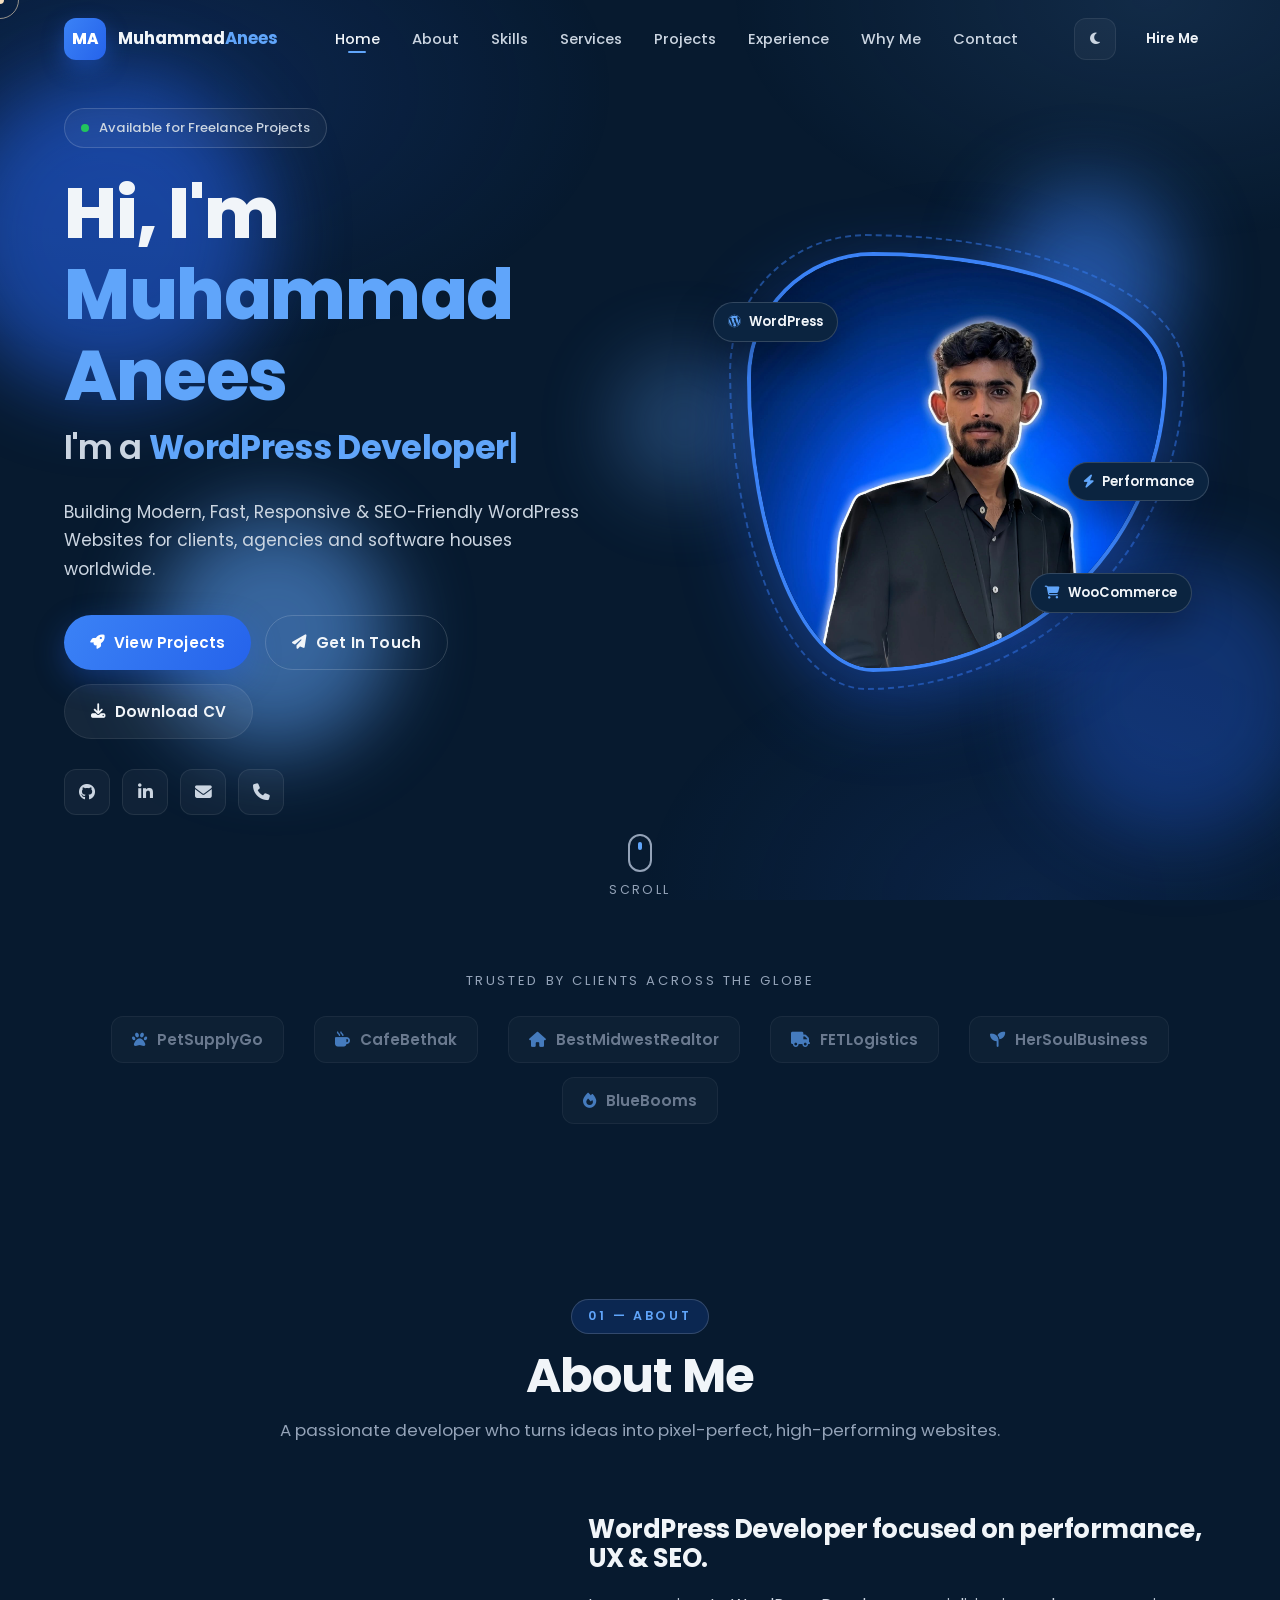
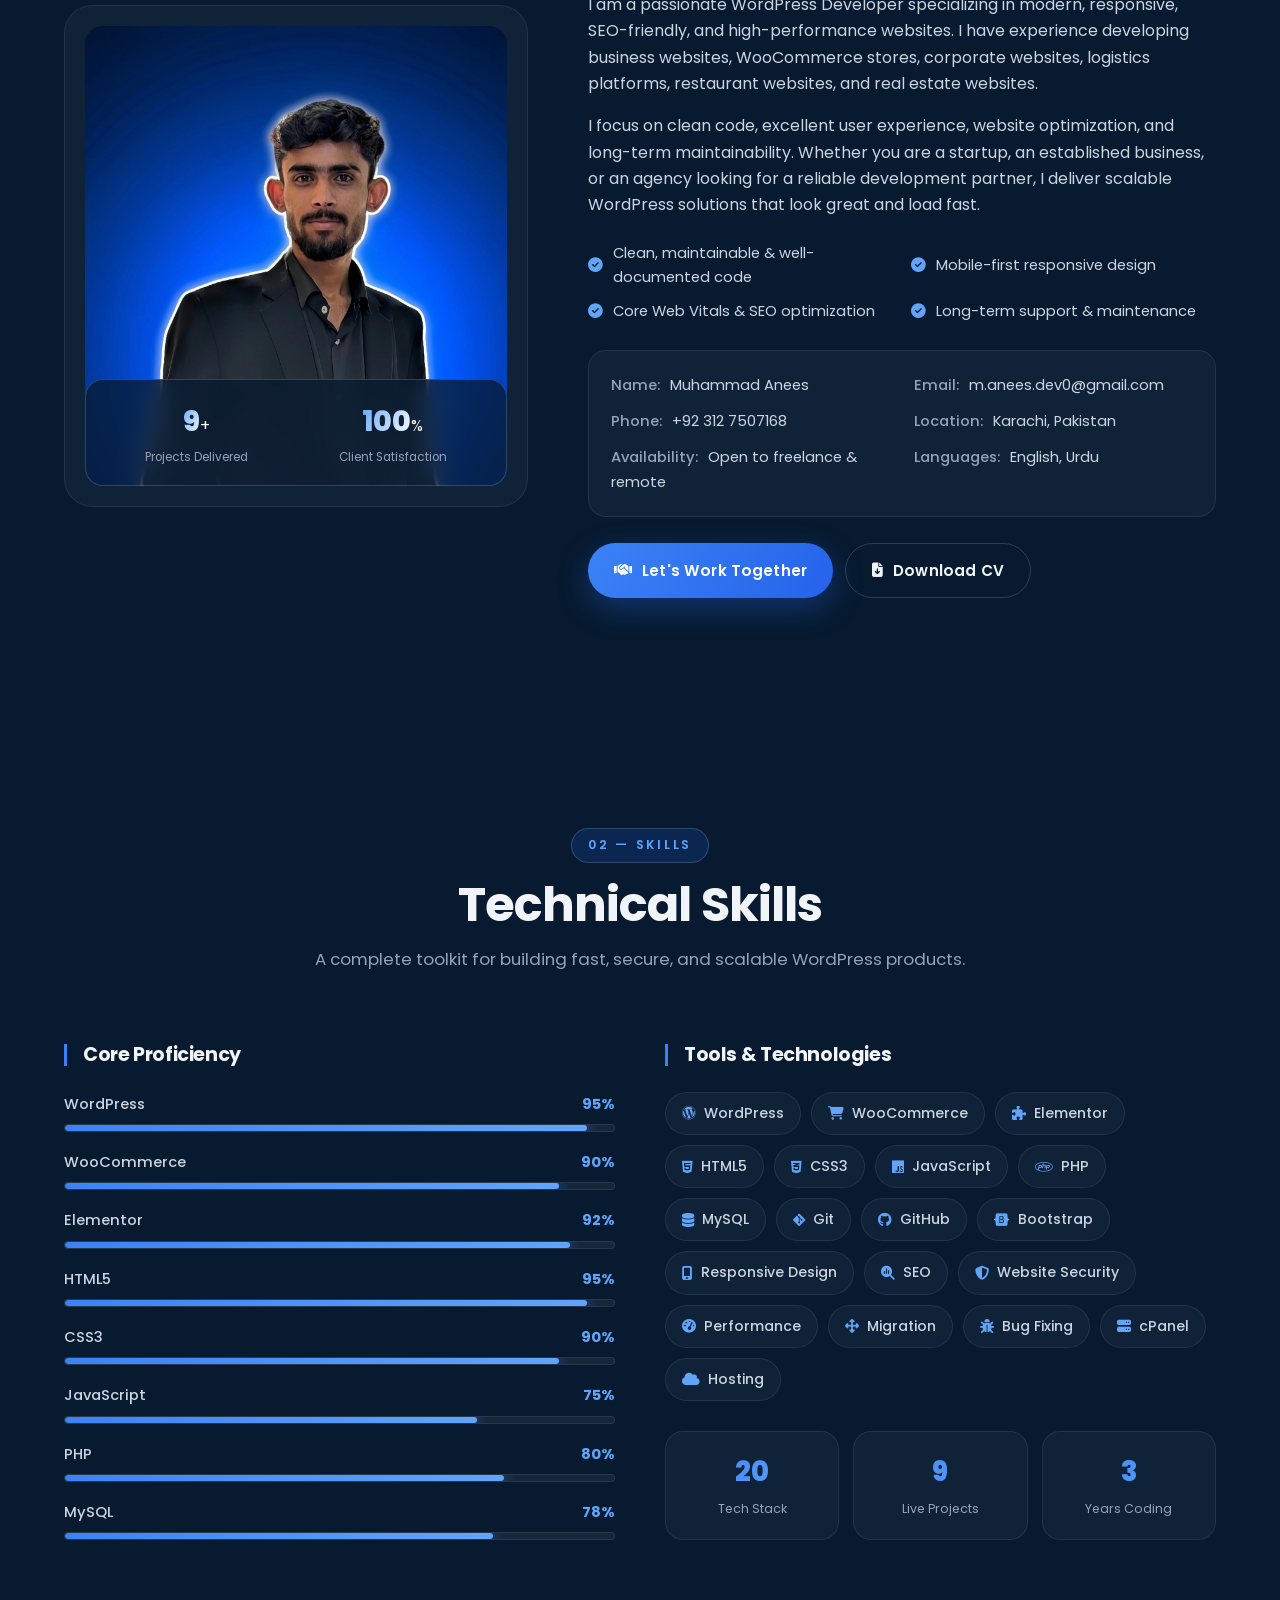
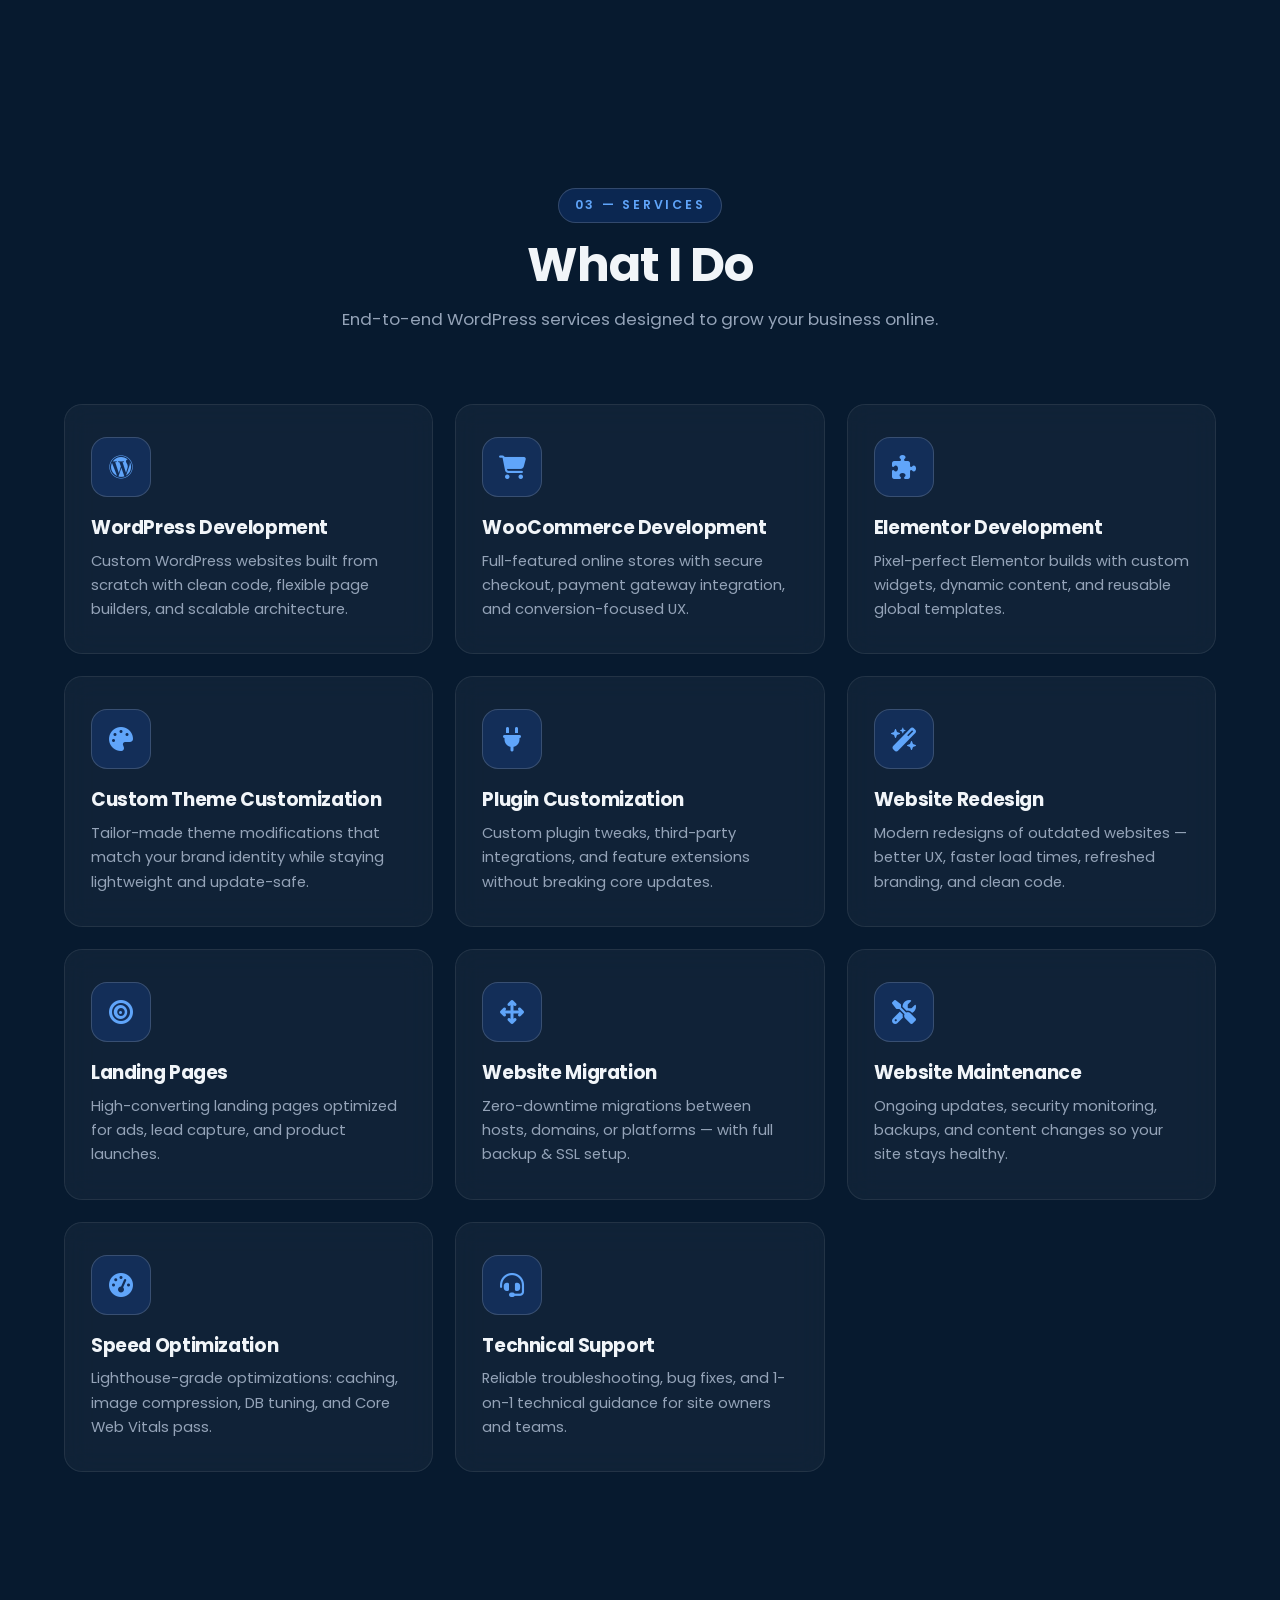
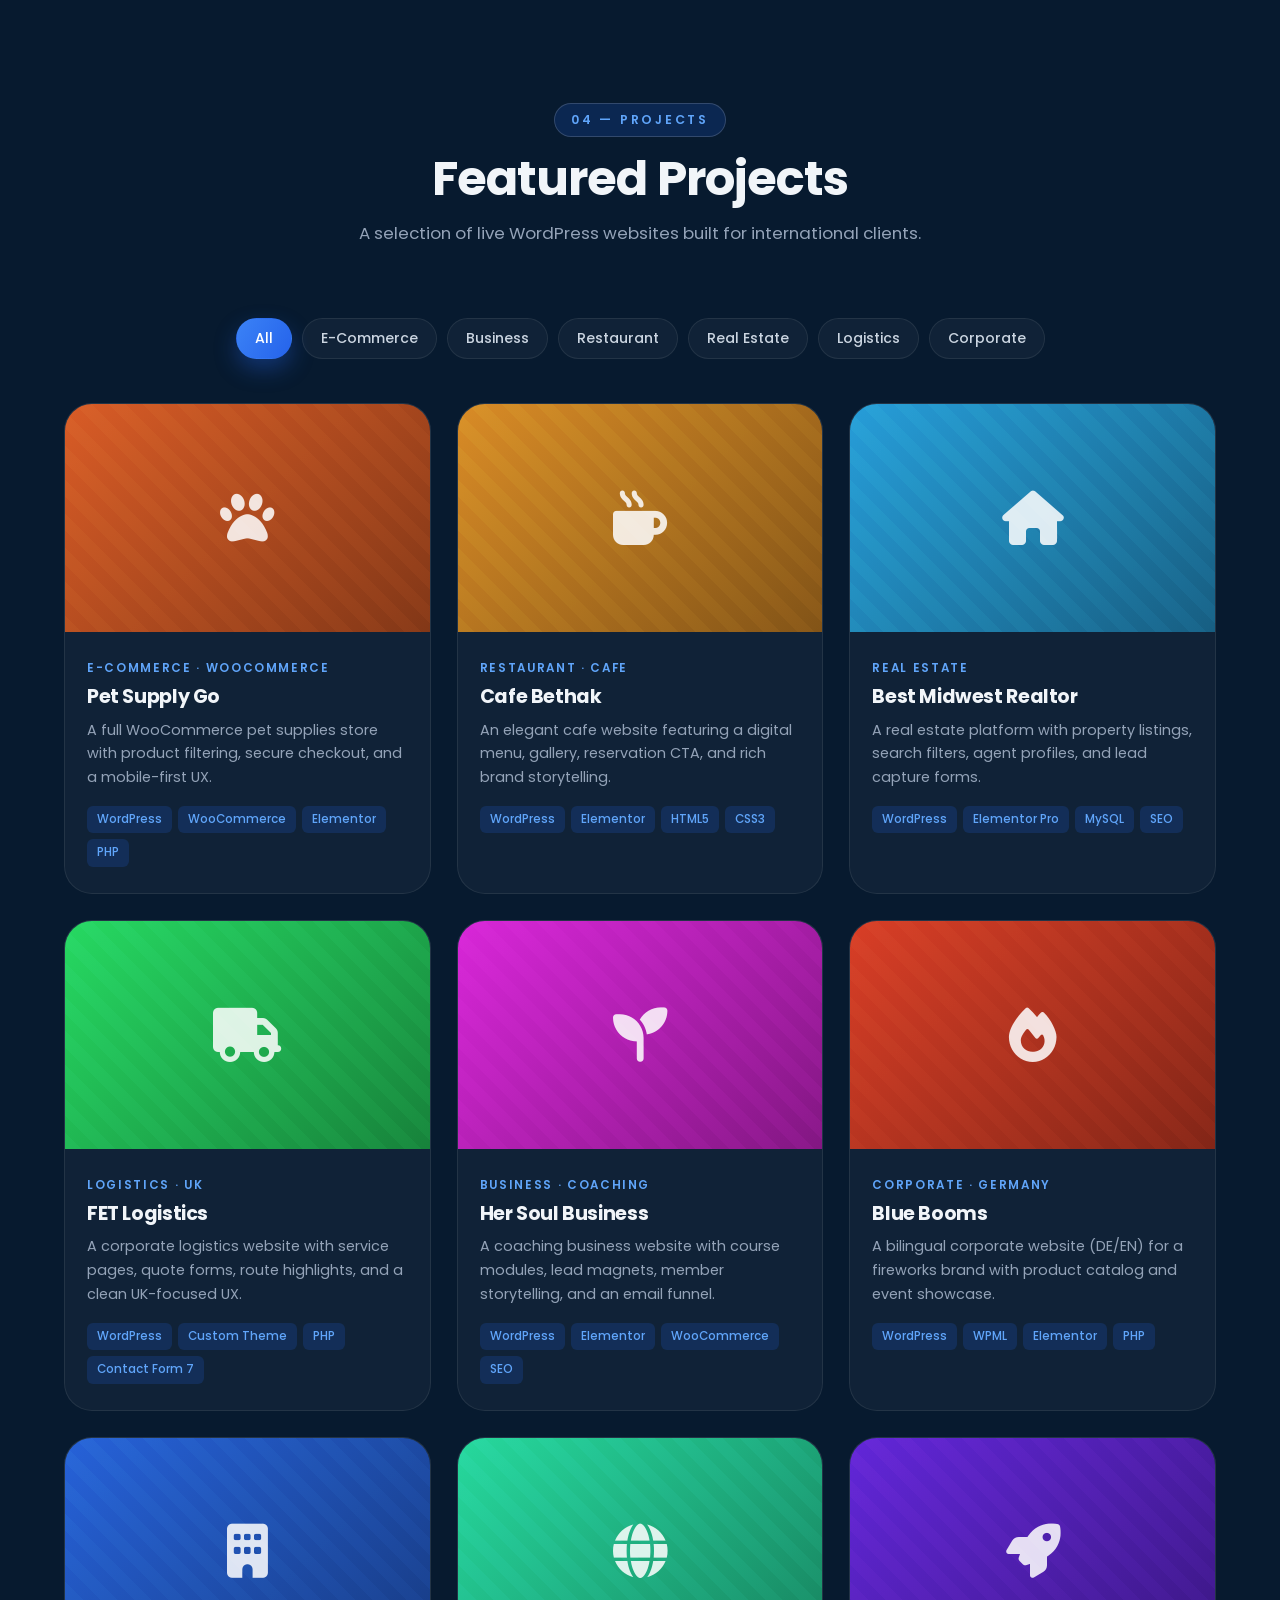
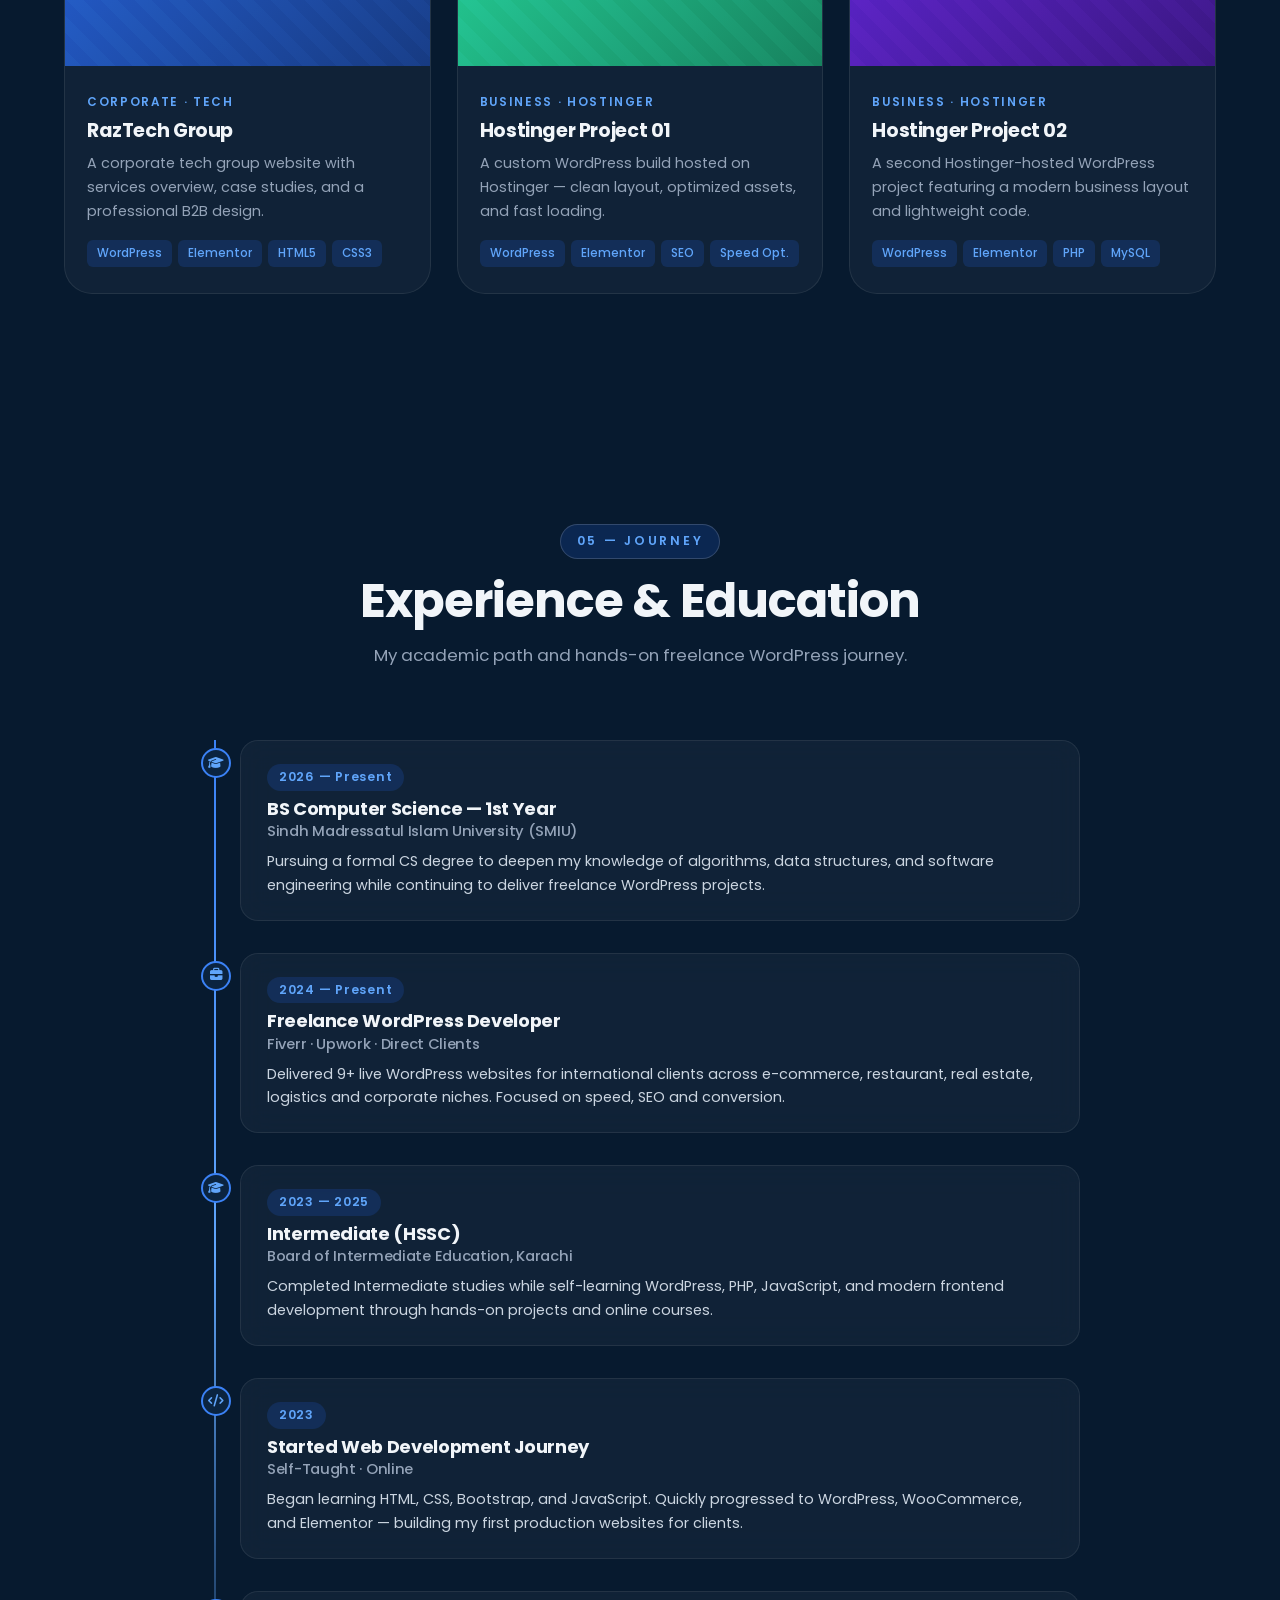
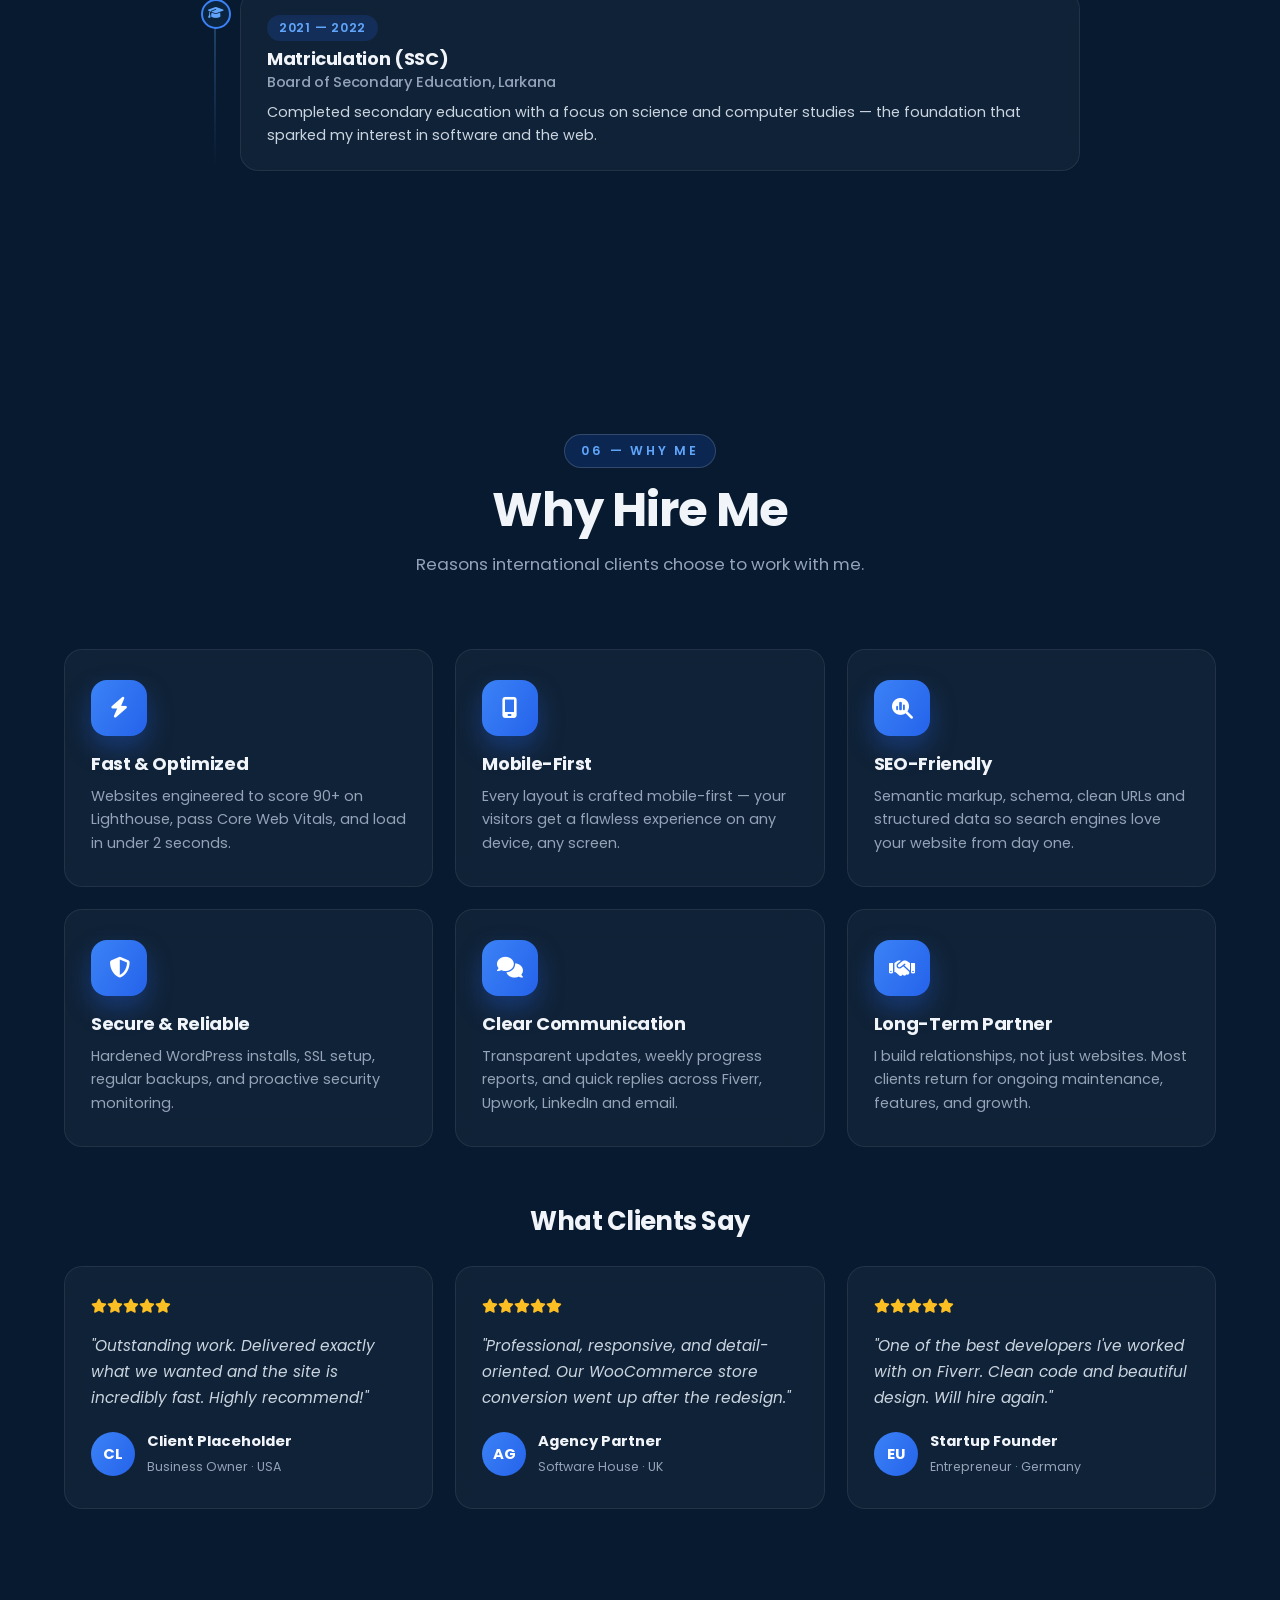
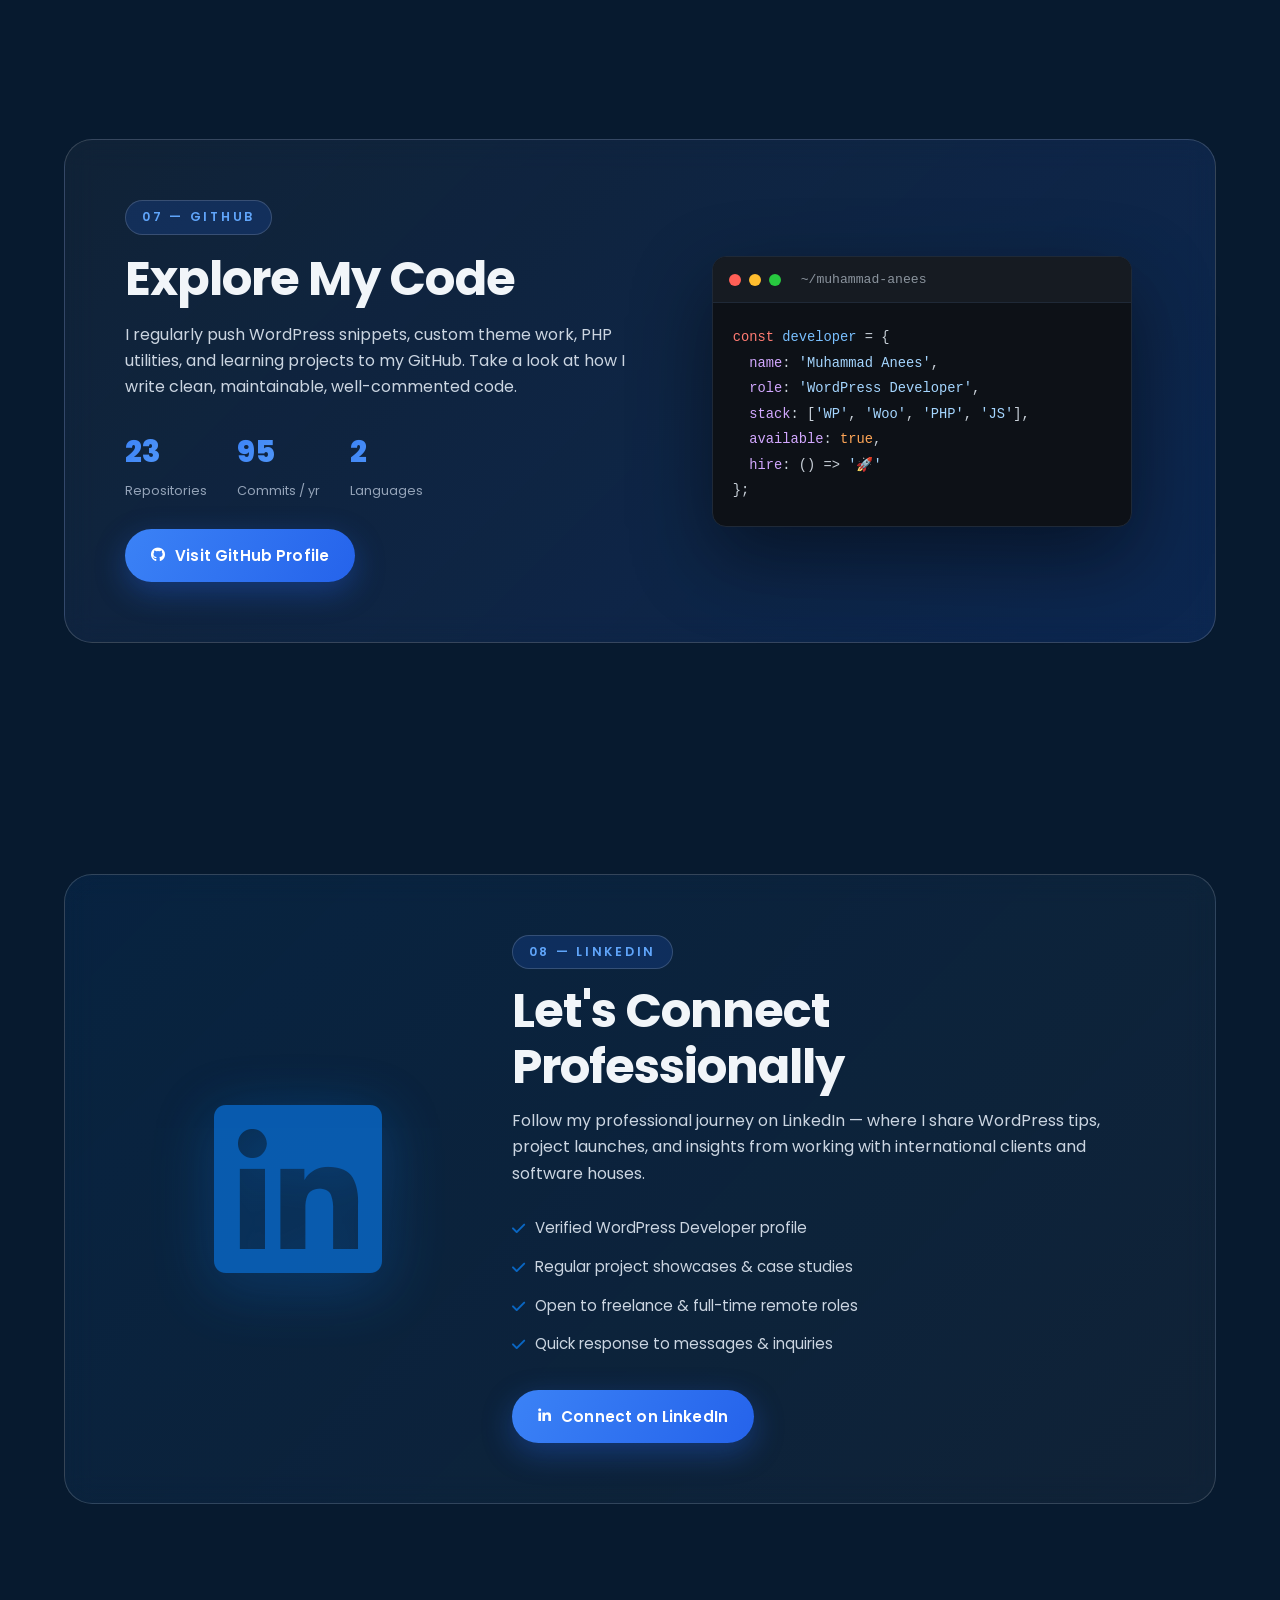
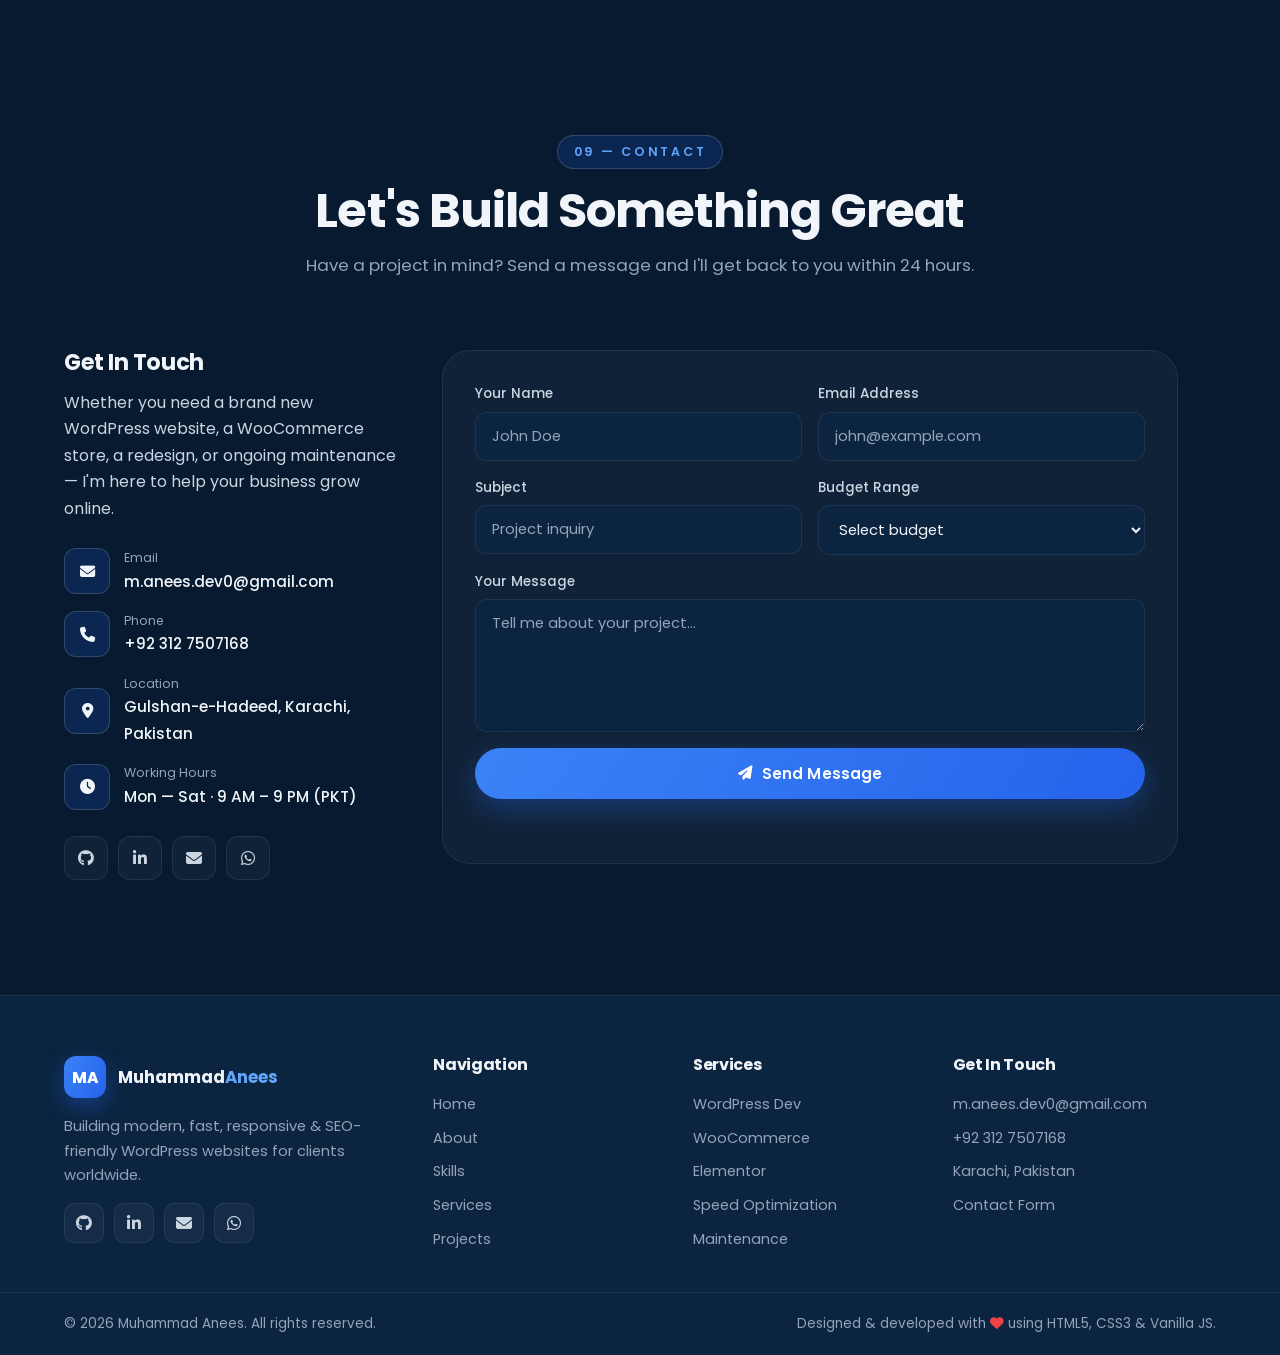
<file: index.html>
<!DOCTYPE html>
<html lang="en" data-theme="dark">
<head>
    <meta charset="UTF-8">
    <meta name="viewport" content="width=device-width, initial-scale=1.0">
    <meta http-equiv="X-UA-Compatible" content="IE=edge">

    <!-- ===== Primary Meta Tags ===== -->
    <title>Muhammad Anees | WordPress Developer &amp; WooCommerce Specialist</title>

    <!-- ===== Google Analytics 4 ===== -->
    <script async src="https://www.googletagmanager.com/gtag/js?id=G-VJHN4VHHEB"></script>
    <script>
      window.dataLayer = window.dataLayer || [];
      function gtag(){dataLayer.push(arguments);}
      gtag('js', new Date());
      gtag('config', 'G-VJHN4VHHEB');
    </script>

    <!-- ===== Google Search Console verification ===== -->
    <meta name="google-site-verification" content="vXKIZqm4drD34RP_WarOXKgMt-WpRadcz6sx8eBZbQM" />
    <meta name="title" content="Muhammad Anees | WordPress Developer & WooCommerce Specialist">
    <meta name="description" content="Muhammad Anees — Passionate WordPress Developer building modern, fast, responsive and SEO-friendly WordPress websites, WooCommerce stores, and custom themes for international clients.">
    <meta name="keywords" content="WordPress Developer, WooCommerce Developer, Elementor, Custom Theme, PHP, MySQL, Web Developer Pakistan, Muhammad Anees, Fiverr WordPress, Upwork WordPress">
    <meta name="author" content="Muhammad Anees">
    <meta name="robots" content="index, follow">
    <meta name="theme-color" content="#071A2F">

    <!-- ===== Open Graph / Facebook ===== -->
    <meta property="og:type" content="website">
    <meta property="og:url" content="https://muhammadanees.dev/">
    <meta property="og:title" content="Muhammad Anees | WordPress Developer & WooCommerce Specialist">
    <meta property="og:description" content="Building Modern, Fast, Responsive & SEO-Friendly WordPress Websites for international clients, agencies and software houses.">
    <meta property="og:image" content="profile.jpeg">
    <meta property="og:site_name" content="Muhammad Anees Portfolio">

    <!-- ===== Twitter Card ===== -->
    <meta name="twitter:card" content="summary_large_image">
    <meta name="twitter:title" content="Muhammad Anees | WordPress Developer & WooCommerce Specialist">
    <meta name="twitter:description" content="Building Modern, Fast, Responsive & SEO-Friendly WordPress Websites for international clients.">
    <meta name="twitter:image" content="profile.jpeg">

    <!-- ===== Canonical ===== -->
    <link rel="canonical" href="https://muhammadanees.dev/">

    <!-- ===== Favicon ===== -->
    <link rel="icon" type="image/jpeg" href="profile.jpeg">

    <!-- ===== Preconnect & Fonts ===== -->
    <link rel="preconnect" href="https://fonts.googleapis.com">
    <link rel="preconnect" href="https://fonts.gstatic.com" crossorigin>
    <link href="https://fonts.googleapis.com/css2?family=Poppins:wght@300;400;500;600;700;800;900&display=swap" rel="stylesheet">

    <!-- ===== Font Awesome ===== -->
    <link rel="stylesheet" href="https://cdnjs.cloudflare.com/ajax/libs/font-awesome/6.5.1/css/all.min.css" referrerpolicy="no-referrer">

    <!-- ===== Stylesheet ===== -->
    <link rel="stylesheet" href="style.css">

    <!-- ===== Schema.org Person JSON-LD ===== -->
    <script type="application/ld+json">
    {
        "@context": "https://schema.org",
        "@type": "Person",
        "name": "Muhammad Anees",
        "jobTitle": "WordPress Developer",
        "description": "WordPress Developer specializing in modern, responsive, SEO-friendly, and high-performance websites.",
        "url": "https://muhammadanees.dev/",
        "image": "profile.jpeg",
        "sameAs": [
            "https://github.com/MuhammadAnees110",
            "https://www.linkedin.com/in/muhammadanees-dev/"
        ],
        "knowsAbout": [
            "WordPress Development",
            "WooCommerce Development",
            "Elementor Development",
            "Custom Theme Customization",
            "Plugin Customization",
            "Website Redesign",
            "Landing Pages",
            "Website Migration",
            "Website Speed Optimization",
            "PHP",
            "MySQL",
            "HTML5",
            "CSS3",
            "JavaScript",
            "SEO"
        ],
        "address": {
            "@type": "PostalAddress",
            "addressLocality": "Karachi",
            "addressCountry": "Pakistan"
        },
        "email": "mailto:m.anees.dev0@gmail.com"
    }
    </script>
</head>
<body>

    <!-- ===== Loading Animation ===== -->
    <div class="loader" id="loader" aria-hidden="true">
        <div class="loader__inner">
            <div class="loader__ring"></div>
            <div class="loader__ring"></div>
            <div class="loader__ring"></div>
            <span class="loader__text">MA</span>
        </div>
    </div>

    <!-- ===== Custom Cursor (desktop only) ===== -->
    <div class="cursor" id="cursor"></div>
    <div class="cursor-follower" id="cursorFollower"></div>

    <!-- ===== Progress Bar ===== -->
    <div class="scroll-progress" id="scrollProgress" aria-hidden="true"></div>

    <!-- ===== Navbar ===== -->
    <header class="navbar" id="navbar">
        <nav class="nav container" aria-label="Primary navigation">
            <a href="#hero" class="nav__logo" aria-label="Muhammad Anees - Home">
                <span class="nav__logo-mark">MA</span>
                <span class="nav__logo-text">Muhammad<span>Anees</span></span>
            </a>

            <ul class="nav__menu" id="navMenu">
                <li><a href="#hero" class="nav__link active">Home</a></li>
                <li><a href="#about" class="nav__link">About</a></li>
                <li><a href="#skills" class="nav__link">Skills</a></li>
                <li><a href="#services" class="nav__link">Services</a></li>
                <li><a href="#projects" class="nav__link">Projects</a></li>
                <li><a href="#experience" class="nav__link">Experience</a></li>
                <li><a href="#why-hire-me" class="nav__link">Why Me</a></li>
                <li><a href="#contact" class="nav__link">Contact</a></li>
            </ul>

            <div class="nav__actions">
                <button class="theme-toggle" id="themeToggle" aria-label="Toggle dark/light mode" title="Toggle theme">
                    <i class="fa-solid fa-moon"></i>
                    <i class="fa-solid fa-sun"></i>
                </button>
                <a href="#contact" class="btn btn--small nav__cta">Hire Me</a>
                <button class="nav__toggle" id="navToggle" aria-label="Open menu" aria-expanded="false">
                    <span></span><span></span><span></span>
                </button>
            </div>
        </nav>
    </header>

    <main>

        <!-- ===== 1. HERO ===== -->
        <section class="hero section" id="hero">
            <div class="hero__bg" aria-hidden="true">
                <span class="floating-shape shape-1"></span>
                <span class="floating-shape shape-2"></span>
                <span class="floating-shape shape-3"></span>
                <span class="floating-shape shape-4"></span>
                <span class="floating-shape shape-5"></span>
            </div>

            <div class="hero__grid container">
                <div class="hero__content reveal">
                    <span class="hero__badge">
                        <span class="pulse-dot"></span> Available for Freelance Projects
                    </span>
                    <h1 class="hero__title">
                        Hi, I'm <span class="text-gradient">Muhammad Anees</span>
                    </h1>
                    <h2 class="hero__role">
                        I'm a <span class="typing" id="typing"></span><span class="cursor-blink">|</span>
                    </h2>
                    <p class="hero__tagline">
                        Building Modern, Fast, Responsive &amp; SEO-Friendly WordPress Websites
                        for clients, agencies and software houses worldwide.
                    </p>

                    <div class="hero__cta">
                        <a href="#projects" class="btn btn--primary">
                            <i class="fa-solid fa-rocket"></i> View Projects
                        </a>
                        <a href="#contact" class="btn btn--ghost">
                            <i class="fa-solid fa-paper-plane"></i> Get In Touch
                        </a>
                        <a href="#" class="btn btn--soft" download>
                            <i class="fa-solid fa-download"></i> Download CV
                        </a>
                    </div>

                    <div class="hero__socials">
                        <a href="https://github.com/MuhammadAnees110" target="_blank" rel="noopener" aria-label="GitHub">
                            <i class="fa-brands fa-github"></i>
                        </a>
                        <a href="https://www.linkedin.com/in/muhammadanees-dev/" target="_blank" rel="noopener" aria-label="LinkedIn">
                            <i class="fa-brands fa-linkedin-in"></i>
                        </a>
                        <a href="mailto:m.anees.dev0@gmail.com" aria-label="Email">
                            <i class="fa-solid fa-envelope"></i>
                        </a>
                        <a href="tel:+923127507168" aria-label="Phone">
                            <i class="fa-solid fa-phone"></i>
                        </a>
                    </div>
                </div>

                <div class="hero__visual reveal">
                    <div class="hero__photo-wrap">
                        <div class="hero__photo-ring"></div>
                        <div class="hero__photo-glow"></div>
                        <img src="profile.jpeg" alt="Muhammad Anees — WordPress Developer" class="hero__photo" width="420" height="420" fetchpriority="high">
                        <span class="hero__chip hero__chip--1">
                            <i class="fa-brands fa-wordpress"></i> WordPress
                        </span>
                        <span class="hero__chip hero__chip--2">
                            <i class="fa-solid fa-cart-shopping"></i> WooCommerce
                        </span>
                        <span class="hero__chip hero__chip--3">
                            <i class="fa-solid fa-bolt"></i> Performance
                        </span>
                    </div>
                </div>
            </div>

            <a href="#about" class="hero__scroll" aria-label="Scroll to About">
                <span class="mouse"><span class="wheel"></span></span>
                <span class="hero__scroll-text">Scroll</span>
            </a>
        </section>

        <!-- ===== Client Logos Placeholder ===== -->
        <section class="clients section" aria-label="Clients">
            <div class="container">
                <p class="clients__label">Trusted by clients across the globe</p>
                <div class="clients__logos">
                    <div class="client-logo"><i class="fa-solid fa-paw"></i> PetSupplyGo</div>
                    <div class="client-logo"><i class="fa-solid fa-mug-hot"></i> CafeBethak</div>
                    <div class="client-logo"><i class="fa-solid fa-house"></i> BestMidwestRealtor</div>
                    <div class="client-logo"><i class="fa-solid fa-truck"></i> FETLogistics</div>
                    <div class="client-logo"><i class="fa-solid fa-seedling"></i> HerSoulBusiness</div>
                    <div class="client-logo"><i class="fa-solid fa-fire"></i> BlueBooms</div>
                </div>
            </div>
        </section>

        <!-- ===== 2. ABOUT ME ===== -->
        <section class="about section" id="about">
            <div class="container">
                <div class="section-head reveal">
                    <span class="section-head__eyebrow">01 — About</span>
                    <h2 class="section-head__title">About Me</h2>
                    <p class="section-head__subtitle">A passionate developer who turns ideas into pixel-perfect, high-performing websites.</p>
                </div>

                <div class="about__grid">
                    <div class="about__visual reveal">
                        <div class="about__card glass">
                            <img src="profile.jpeg" alt="Muhammad Anees portrait" class="about__photo" loading="lazy" width="380" height="460">
                            <div class="about__stats">
                                <div class="about__stat">
                                    <span class="counter" data-target="9">0</span><span>+</span>
                                    <small>Projects Delivered</small>
                                </div>
                                <div class="about__stat">
                                    <span class="counter" data-target="100">0</span><span>%</span>
                                    <small>Client Satisfaction</small>
                                </div>
                            </div>
                        </div>
                    </div>

                    <div class="about__content reveal">
                        <h3 class="about__title">WordPress Developer focused on performance, UX &amp; SEO.</h3>
                        <p>
                            I am a passionate WordPress Developer specializing in modern, responsive, SEO-friendly,
                            and high-performance websites. I have experience developing business websites, WooCommerce stores,
                            corporate websites, logistics platforms, restaurant websites, and real estate websites.
                        </p>
                        <p>
                            I focus on clean code, excellent user experience, website optimization, and long-term
                            maintainability. Whether you are a startup, an established business, or an agency looking
                            for a reliable development partner, I deliver scalable WordPress solutions that look great
                            and load fast.
                        </p>

                        <ul class="about__list">
                            <li><i class="fa-solid fa-circle-check"></i> Clean, maintainable &amp; well-documented code</li>
                            <li><i class="fa-solid fa-circle-check"></i> Mobile-first responsive design</li>
                            <li><i class="fa-solid fa-circle-check"></i> Core Web Vitals &amp; SEO optimization</li>
                            <li><i class="fa-solid fa-circle-check"></i> Long-term support &amp; maintenance</li>
                        </ul>

                        <div class="about__meta">
                            <div><span>Name:</span> Muhammad Anees</div>
                            <div><span>Email:</span> m.anees.dev0@gmail.com</div>
                            <div><span>Phone:</span> +92 312 7507168</div>
                            <div><span>Location:</span> Karachi, Pakistan</div>
                            <div><span>Availability:</span> Open to freelance &amp; remote</div>
                            <div><span>Languages:</span> English, Urdu</div>
                        </div>

                        <div class="about__cta">
                            <a href="#contact" class="btn btn--primary">
                                <i class="fa-solid fa-handshake"></i> Let's Work Together
                            </a>
                            <a href="#" class="btn btn--ghost" download>
                                <i class="fa-solid fa-file-arrow-down"></i> Download CV
                            </a>
                        </div>
                    </div>
                </div>
            </div>
        </section>

        <!-- ===== 3. SKILLS ===== -->
        <section class="skills section" id="skills">
            <div class="container">
                <div class="section-head reveal">
                    <span class="section-head__eyebrow">02 — Skills</span>
                    <h2 class="section-head__title">Technical Skills</h2>
                    <p class="section-head__subtitle">A complete toolkit for building fast, secure, and scalable WordPress products.</p>
                </div>

                <div class="skills__grid">
                    <div class="skills__progress reveal">
                        <h3 class="skills__subtitle">Core Proficiency</h3>

                        <div class="skill-bar">
                            <div class="skill-bar__head"><span>WordPress</span><span>95%</span></div>
                            <div class="skill-bar__track"><div class="skill-bar__fill" data-progress="95"></div></div>
                        </div>
                        <div class="skill-bar">
                            <div class="skill-bar__head"><span>WooCommerce</span><span>90%</span></div>
                            <div class="skill-bar__track"><div class="skill-bar__fill" data-progress="90"></div></div>
                        </div>
                        <div class="skill-bar">
                            <div class="skill-bar__head"><span>Elementor</span><span>92%</span></div>
                            <div class="skill-bar__track"><div class="skill-bar__fill" data-progress="92"></div></div>
                        </div>
                        <div class="skill-bar">
                            <div class="skill-bar__head"><span>HTML5</span><span>95%</span></div>
                            <div class="skill-bar__track"><div class="skill-bar__fill" data-progress="95"></div></div>
                        </div>
                        <div class="skill-bar">
                            <div class="skill-bar__head"><span>CSS3</span><span>90%</span></div>
                            <div class="skill-bar__track"><div class="skill-bar__fill" data-progress="90"></div></div>
                        </div>
                        <div class="skill-bar">
                            <div class="skill-bar__head"><span>JavaScript</span><span>75%</span></div>
                            <div class="skill-bar__track"><div class="skill-bar__fill" data-progress="75"></div></div>
                        </div>
                        <div class="skill-bar">
                            <div class="skill-bar__head"><span>PHP</span><span>80%</span></div>
                            <div class="skill-bar__track"><div class="skill-bar__fill" data-progress="80"></div></div>
                        </div>
                        <div class="skill-bar">
                            <div class="skill-bar__head"><span>MySQL</span><span>78%</span></div>
                            <div class="skill-bar__track"><div class="skill-bar__fill" data-progress="78"></div></div>
                        </div>
                    </div>

                    <div class="skills__chips reveal">
                        <h3 class="skills__subtitle">Tools &amp; Technologies</h3>
                        <div class="chip-cloud">
                            <span class="chip"><i class="fa-brands fa-wordpress"></i> WordPress</span>
                            <span class="chip"><i class="fa-solid fa-cart-shopping"></i> WooCommerce</span>
                            <span class="chip"><i class="fa-solid fa-puzzle-piece"></i> Elementor</span>
                            <span class="chip"><i class="fa-brands fa-html5"></i> HTML5</span>
                            <span class="chip"><i class="fa-brands fa-css3-alt"></i> CSS3</span>
                            <span class="chip"><i class="fa-brands fa-js"></i> JavaScript</span>
                            <span class="chip"><i class="fa-brands fa-php"></i> PHP</span>
                            <span class="chip"><i class="fa-solid fa-database"></i> MySQL</span>
                            <span class="chip"><i class="fa-brands fa-git-alt"></i> Git</span>
                            <span class="chip"><i class="fa-brands fa-github"></i> GitHub</span>
                            <span class="chip"><i class="fa-brands fa-bootstrap"></i> Bootstrap</span>
                            <span class="chip"><i class="fa-solid fa-mobile-screen"></i> Responsive Design</span>
                            <span class="chip"><i class="fa-solid fa-magnifying-glass-chart"></i> SEO</span>
                            <span class="chip"><i class="fa-solid fa-shield-halved"></i> Website Security</span>
                            <span class="chip"><i class="fa-solid fa-gauge-high"></i> Performance</span>
                            <span class="chip"><i class="fa-solid fa-arrows-up-down-left-right"></i> Migration</span>
                            <span class="chip"><i class="fa-solid fa-bug"></i> Bug Fixing</span>
                            <span class="chip"><i class="fa-solid fa-server"></i> cPanel</span>
                            <span class="chip"><i class="fa-solid fa-cloud"></i> Hosting</span>
                        </div>

                        <div class="skills__stats">
                            <div class="skill-stat">
                                <span class="counter" data-target="20">0</span><small>Tech Stack</small>
                            </div>
                            <div class="skill-stat">
                                <span class="counter" data-target="9">0</span><small>Live Projects</small>
                            </div>
                            <div class="skill-stat">
                                <span class="counter" data-target="3">0</span><small>Years Coding</small>
                            </div>
                        </div>
                    </div>
                </div>
            </div>
        </section>

        <!-- ===== 4. SERVICES ===== -->
        <section class="services section" id="services">
            <div class="container">
                <div class="section-head reveal">
                    <span class="section-head__eyebrow">03 — Services</span>
                    <h2 class="section-head__title">What I Do</h2>
                    <p class="section-head__subtitle">End-to-end WordPress services designed to grow your business online.</p>
                </div>

                <div class="services__grid">
                    <article class="service-card glass reveal">
                        <div class="service-card__icon"><i class="fa-brands fa-wordpress"></i></div>
                        <h3>WordPress Development</h3>
                        <p>Custom WordPress websites built from scratch with clean code, flexible page builders, and scalable architecture.</p>
                    </article>
                    <article class="service-card glass reveal">
                        <div class="service-card__icon"><i class="fa-solid fa-cart-shopping"></i></div>
                        <h3>WooCommerce Development</h3>
                        <p>Full-featured online stores with secure checkout, payment gateway integration, and conversion-focused UX.</p>
                    </article>
                    <article class="service-card glass reveal">
                        <div class="service-card__icon"><i class="fa-solid fa-puzzle-piece"></i></div>
                        <h3>Elementor Development</h3>
                        <p>Pixel-perfect Elementor builds with custom widgets, dynamic content, and reusable global templates.</p>
                    </article>
                    <article class="service-card glass reveal">
                        <div class="service-card__icon"><i class="fa-solid fa-palette"></i></div>
                        <h3>Custom Theme Customization</h3>
                        <p>Tailor-made theme modifications that match your brand identity while staying lightweight and update-safe.</p>
                    </article>
                    <article class="service-card glass reveal">
                        <div class="service-card__icon"><i class="fa-solid fa-plug"></i></div>
                        <h3>Plugin Customization</h3>
                        <p>Custom plugin tweaks, third-party integrations, and feature extensions without breaking core updates.</p>
                    </article>
                    <article class="service-card glass reveal">
                        <div class="service-card__icon"><i class="fa-solid fa-wand-magic-sparkles"></i></div>
                        <h3>Website Redesign</h3>
                        <p>Modern redesigns of outdated websites — better UX, faster load times, refreshed branding, and clean code.</p>
                    </article>
                    <article class="service-card glass reveal">
                        <div class="service-card__icon"><i class="fa-solid fa-bullseye"></i></div>
                        <h3>Landing Pages</h3>
                        <p>High-converting landing pages optimized for ads, lead capture, and product launches.</p>
                    </article>
                    <article class="service-card glass reveal">
                        <div class="service-card__icon"><i class="fa-solid fa-arrows-up-down-left-right"></i></div>
                        <h3>Website Migration</h3>
                        <p>Zero-downtime migrations between hosts, domains, or platforms — with full backup &amp; SSL setup.</p>
                    </article>
                    <article class="service-card glass reveal">
                        <div class="service-card__icon"><i class="fa-solid fa-screwdriver-wrench"></i></div>
                        <h3>Website Maintenance</h3>
                        <p>Ongoing updates, security monitoring, backups, and content changes so your site stays healthy.</p>
                    </article>
                    <article class="service-card glass reveal">
                        <div class="service-card__icon"><i class="fa-solid fa-gauge-high"></i></div>
                        <h3>Speed Optimization</h3>
                        <p>Lighthouse-grade optimizations: caching, image compression, DB tuning, and Core Web Vitals pass.</p>
                    </article>
                    <article class="service-card glass reveal">
                        <div class="service-card__icon"><i class="fa-solid fa-headset"></i></div>
                        <h3>Technical Support</h3>
                        <p>Reliable troubleshooting, bug fixes, and 1-on-1 technical guidance for site owners and teams.</p>
                    </article>
                </div>
            </div>
        </section>

        <!-- ===== 5. FEATURED PROJECTS ===== -->
        <section class="projects section" id="projects">
            <div class="container">
                <div class="section-head reveal">
                    <span class="section-head__eyebrow">04 — Projects</span>
                    <h2 class="section-head__title">Featured Projects</h2>
                    <p class="section-head__subtitle">A selection of live WordPress websites built for international clients.</p>
                </div>

                <div class="projects__filters reveal">
                    <button class="filter-btn active" data-filter="all">All</button>
                    <button class="filter-btn" data-filter="ecommerce">E-Commerce</button>
                    <button class="filter-btn" data-filter="business">Business</button>
                    <button class="filter-btn" data-filter="restaurant">Restaurant</button>
                    <button class="filter-btn" data-filter="realestate">Real Estate</button>
                    <button class="filter-btn" data-filter="logistics">Logistics</button>
                    <button class="filter-btn" data-filter="corporate">Corporate</button>
                </div>

                <div class="projects__grid" id="projectsGrid">

                    <article class="project-card reveal" data-category="ecommerce">
                        <div class="project-card__media">
                            <div class="project-card__placeholder" style="--hue:18">
                                <i class="fa-solid fa-paw"></i>
                            </div>
                            <div class="project-card__overlay">
                                <a href="https://petsupplygo.com/" target="_blank" rel="noopener" class="btn btn--primary btn--sm">
                                    <i class="fa-solid fa-arrow-up-right-from-square"></i> Live Website
                                </a>
                            </div>
                        </div>
                        <div class="project-card__body">
                            <span class="project-card__cat">E-Commerce · WooCommerce</span>
                            <h3>Pet Supply Go</h3>
                            <p>A full WooCommerce pet supplies store with product filtering, secure checkout, and a mobile-first UX.</p>
                            <div class="project-card__tech">
                                <span>WordPress</span><span>WooCommerce</span><span>Elementor</span><span>PHP</span>
                            </div>
                        </div>
                    </article>

                    <article class="project-card reveal" data-category="restaurant">
                        <div class="project-card__media">
                            <div class="project-card__placeholder" style="--hue:34">
                                <i class="fa-solid fa-mug-hot"></i>
                            </div>
                            <div class="project-card__overlay">
                                <a href="https://cafebethak.com/" target="_blank" rel="noopener" class="btn btn--primary btn--sm">
                                    <i class="fa-solid fa-arrow-up-right-from-square"></i> Live Website
                                </a>
                            </div>
                        </div>
                        <div class="project-card__body">
                            <span class="project-card__cat">Restaurant · Cafe</span>
                            <h3>Cafe Bethak</h3>
                            <p>An elegant cafe website featuring a digital menu, gallery, reservation CTA, and rich brand storytelling.</p>
                            <div class="project-card__tech">
                                <span>WordPress</span><span>Elementor</span><span>HTML5</span><span>CSS3</span>
                            </div>
                        </div>
                    </article>

                    <article class="project-card reveal" data-category="realestate">
                        <div class="project-card__media">
                            <div class="project-card__placeholder" style="--hue:200">
                                <i class="fa-solid fa-house"></i>
                            </div>
                            <div class="project-card__overlay">
                                <a href="https://bestmidwestrealtor.com/" target="_blank" rel="noopener" class="btn btn--primary btn--sm">
                                    <i class="fa-solid fa-arrow-up-right-from-square"></i> Live Website
                                </a>
                            </div>
                        </div>
                        <div class="project-card__body">
                            <span class="project-card__cat">Real Estate</span>
                            <h3>Best Midwest Realtor</h3>
                            <p>A real estate platform with property listings, search filters, agent profiles, and lead capture forms.</p>
                            <div class="project-card__tech">
                                <span>WordPress</span><span>Elementor Pro</span><span>MySQL</span><span>SEO</span>
                            </div>
                        </div>
                    </article>

                    <article class="project-card reveal" data-category="logistics">
                        <div class="project-card__media">
                            <div class="project-card__placeholder" style="--hue:140">
                                <i class="fa-solid fa-truck"></i>
                            </div>
                            <div class="project-card__overlay">
                                <a href="https://www.fetlogistics.co.uk/" target="_blank" rel="noopener" class="btn btn--primary btn--sm">
                                    <i class="fa-solid fa-arrow-up-right-from-square"></i> Live Website
                                </a>
                            </div>
                        </div>
                        <div class="project-card__body">
                            <span class="project-card__cat">Logistics · UK</span>
                            <h3>FET Logistics</h3>
                            <p>A corporate logistics website with service pages, quote forms, route highlights, and a clean UK-focused UX.</p>
                            <div class="project-card__tech">
                                <span>WordPress</span><span>Custom Theme</span><span>PHP</span><span>Contact Form 7</span>
                            </div>
                        </div>
                    </article>

                    <article class="project-card reveal" data-category="business">
                        <div class="project-card__media">
                            <div class="project-card__placeholder" style="--hue:300">
                                <i class="fa-solid fa-seedling"></i>
                            </div>
                            <div class="project-card__overlay">
                                <a href="https://www.hersoulbusiness.com/" target="_blank" rel="noopener" class="btn btn--primary btn--sm">
                                    <i class="fa-solid fa-arrow-up-right-from-square"></i> Live Website
                                </a>
                            </div>
                        </div>
                        <div class="project-card__body">
                            <span class="project-card__cat">Business · Coaching</span>
                            <h3>Her Soul Business</h3>
                            <p>A coaching business website with course modules, lead magnets, member storytelling, and an email funnel.</p>
                            <div class="project-card__tech">
                                <span>WordPress</span><span>Elementor</span><span>WooCommerce</span><span>SEO</span>
                            </div>
                        </div>
                    </article>

                    <article class="project-card reveal" data-category="corporate">
                        <div class="project-card__media">
                            <div class="project-card__placeholder" style="--hue:8">
                                <i class="fa-solid fa-fire"></i>
                            </div>
                            <div class="project-card__overlay">
                                <a href="https://www.bluebooms.de/en" target="_blank" rel="noopener" class="btn btn--primary btn--sm">
                                    <i class="fa-solid fa-arrow-up-right-from-square"></i> Live Website
                                </a>
                            </div>
                        </div>
                        <div class="project-card__body">
                            <span class="project-card__cat">Corporate · Germany</span>
                            <h3>Blue Booms</h3>
                            <p>A bilingual corporate website (DE/EN) for a fireworks brand with product catalog and event showcase.</p>
                            <div class="project-card__tech">
                                <span>WordPress</span><span>WPML</span><span>Elementor</span><span>PHP</span>
                            </div>
                        </div>
                    </article>

                    <article class="project-card reveal" data-category="corporate">
                        <div class="project-card__media">
                            <div class="project-card__placeholder" style="--hue:220">
                                <i class="fa-solid fa-building"></i>
                            </div>
                            <div class="project-card__overlay">
                                <a href="https://raztechgroup.com/" target="_blank" rel="noopener" class="btn btn--primary btn--sm">
                                    <i class="fa-solid fa-arrow-up-right-from-square"></i> Live Website
                                </a>
                            </div>
                        </div>
                        <div class="project-card__body">
                            <span class="project-card__cat">Corporate · Tech</span>
                            <h3>RazTech Group</h3>
                            <p>A corporate tech group website with services overview, case studies, and a professional B2B design.</p>
                            <div class="project-card__tech">
                                <span>WordPress</span><span>Elementor</span><span>HTML5</span><span>CSS3</span>
                            </div>
                        </div>
                    </article>

                    <article class="project-card reveal" data-category="business">
                        <div class="project-card__media">
                            <div class="project-card__placeholder" style="--hue:160">
                                <i class="fa-solid fa-globe"></i>
                            </div>
                            <div class="project-card__overlay">
                                <a href="https://moccasin-fish-183093.hostingersite.com/" target="_blank" rel="noopener" class="btn btn--primary btn--sm">
                                    <i class="fa-solid fa-arrow-up-right-from-square"></i> Live Website
                                </a>
                            </div>
                        </div>
                        <div class="project-card__body">
                            <span class="project-card__cat">Business · Hostinger</span>
                            <h3>Hostinger Project 01</h3>
                            <p>A custom WordPress build hosted on Hostinger — clean layout, optimized assets, and fast loading.</p>
                            <div class="project-card__tech">
                                <span>WordPress</span><span>Elementor</span><span>SEO</span><span>Speed Opt.</span>
                            </div>
                        </div>
                    </article>

                    <article class="project-card reveal" data-category="business">
                        <div class="project-card__media">
                            <div class="project-card__placeholder" style="--hue:260">
                                <i class="fa-solid fa-rocket"></i>
                            </div>
                            <div class="project-card__overlay">
                                <a href="https://white-mink-442627.hostingersite.com/" target="_blank" rel="noopener" class="btn btn--primary btn--sm">
                                    <i class="fa-solid fa-arrow-up-right-from-square"></i> Live Website
                                </a>
                            </div>
                        </div>
                        <div class="project-card__body">
                            <span class="project-card__cat">Business · Hostinger</span>
                            <h3>Hostinger Project 02</h3>
                            <p>A second Hostinger-hosted WordPress project featuring a modern business layout and lightweight code.</p>
                            <div class="project-card__tech">
                                <span>WordPress</span><span>Elementor</span><span>PHP</span><span>MySQL</span>
                            </div>
                        </div>
                    </article>

                </div>
            </div>
        </section>

        <!-- ===== 6. EXPERIENCE TIMELINE ===== -->
        <section class="experience section" id="experience">
            <div class="container">
                <div class="section-head reveal">
                    <span class="section-head__eyebrow">05 — Journey</span>
                    <h2 class="section-head__title">Experience &amp; Education</h2>
                    <p class="section-head__subtitle">My academic path and hands-on freelance WordPress journey.</p>
                </div>

                <div class="timeline">
                    <div class="timeline__item reveal">
                        <div class="timeline__dot"><i class="fa-solid fa-graduation-cap"></i></div>
                        <div class="timeline__card glass">
                            <span class="timeline__date">2026 — Present</span>
                            <h3>BS Computer Science — 1st Year</h3>
                            <h4>Sindh Madressatul Islam University (SMIU)</h4>
                            <p>Pursuing a formal CS degree to deepen my knowledge of algorithms, data structures, and software engineering while continuing to deliver freelance WordPress projects.</p>
                        </div>
                    </div>

                    <div class="timeline__item reveal">
                        <div class="timeline__dot"><i class="fa-solid fa-briefcase"></i></div>
                        <div class="timeline__card glass">
                            <span class="timeline__date">2024 — Present</span>
                            <h3>Freelance WordPress Developer</h3>
                            <h4>Fiverr · Upwork · Direct Clients</h4>
                            <p>Delivered 9+ live WordPress websites for international clients across e-commerce, restaurant, real estate, logistics and corporate niches. Focused on speed, SEO and conversion.</p>
                        </div>
                    </div>

                    <div class="timeline__item reveal">
                        <div class="timeline__dot"><i class="fa-solid fa-graduation-cap"></i></div>
                        <div class="timeline__card glass">
                            <span class="timeline__date">2023 — 2025</span>
                            <h3>Intermediate (HSSC)</h3>
                            <h4>Board of Intermediate Education, Karachi</h4>
                            <p>Completed Intermediate studies while self-learning WordPress, PHP, JavaScript, and modern frontend development through hands-on projects and online courses.</p>
                        </div>
                    </div>

                    <div class="timeline__item reveal">
                        <div class="timeline__dot"><i class="fa-solid fa-code"></i></div>
                        <div class="timeline__card glass">
                            <span class="timeline__date">2023</span>
                            <h3>Started Web Development Journey</h3>
                            <h4>Self-Taught · Online</h4>
                            <p>Began learning HTML, CSS, Bootstrap, and JavaScript. Quickly progressed to WordPress, WooCommerce, and Elementor — building my first production websites for clients.</p>
                        </div>
                    </div>

                    <div class="timeline__item reveal">
                        <div class="timeline__dot"><i class="fa-solid fa-graduation-cap"></i></div>
                        <div class="timeline__card glass">
                            <span class="timeline__date">2021 — 2022</span>
                            <h3>Matriculation (SSC)</h3>
                            <h4>Board of Secondary Education, Larkana</h4>
                            <p>Completed secondary education with a focus on science and computer studies — the foundation that sparked my interest in software and the web.</p>
                        </div>
                    </div>
                </div>
            </div>
        </section>

        <!-- ===== 7. WHY HIRE ME ===== -->
        <section class="why section" id="why-hire-me">
            <div class="container">
                <div class="section-head reveal">
                    <span class="section-head__eyebrow">06 — Why Me</span>
                    <h2 class="section-head__title">Why Hire Me</h2>
                    <p class="section-head__subtitle">Reasons international clients choose to work with me.</p>
                </div>

                <div class="why__grid">
                    <div class="why-card glass reveal">
                        <div class="why-card__icon"><i class="fa-solid fa-bolt"></i></div>
                        <h3>Fast &amp; Optimized</h3>
                        <p>Websites engineered to score 90+ on Lighthouse, pass Core Web Vitals, and load in under 2 seconds.</p>
                    </div>
                    <div class="why-card glass reveal">
                        <div class="why-card__icon"><i class="fa-solid fa-mobile-screen"></i></div>
                        <h3>Mobile-First</h3>
                        <p>Every layout is crafted mobile-first — your visitors get a flawless experience on any device, any screen.</p>
                    </div>
                    <div class="why-card glass reveal">
                        <div class="why-card__icon"><i class="fa-solid fa-magnifying-glass-chart"></i></div>
                        <h3>SEO-Friendly</h3>
                        <p>Semantic markup, schema, clean URLs and structured data so search engines love your website from day one.</p>
                    </div>
                    <div class="why-card glass reveal">
                        <div class="why-card__icon"><i class="fa-solid fa-shield-halved"></i></div>
                        <h3>Secure &amp; Reliable</h3>
                        <p>Hardened WordPress installs, SSL setup, regular backups, and proactive security monitoring.</p>
                    </div>
                    <div class="why-card glass reveal">
                        <div class="why-card__icon"><i class="fa-solid fa-comments"></i></div>
                        <h3>Clear Communication</h3>
                        <p>Transparent updates, weekly progress reports, and quick replies across Fiverr, Upwork, LinkedIn and email.</p>
                    </div>
                    <div class="why-card glass reveal">
                        <div class="why-card__icon"><i class="fa-solid fa-handshake"></i></div>
                        <h3>Long-Term Partner</h3>
                        <p>I build relationships, not just websites. Most clients return for ongoing maintenance, features, and growth.</p>
                    </div>
                </div>

                <!-- Testimonials Placeholder -->
                <div class="testimonials reveal">
                    <h3 class="testimonials__title">What Clients Say</h3>
                    <div class="testimonials__grid">
                        <figure class="testimonial glass">
                            <div class="testimonial__stars"><i class="fa-solid fa-star"></i><i class="fa-solid fa-star"></i><i class="fa-solid fa-star"></i><i class="fa-solid fa-star"></i><i class="fa-solid fa-star"></i></div>
                            <blockquote>"Outstanding work. Delivered exactly what we wanted and the site is incredibly fast. Highly recommend!"</blockquote>
                            <figcaption>
                                <div class="testimonial__avatar">CL</div>
                                <div><strong>Client Placeholder</strong><small>Business Owner · USA</small></div>
                            </figcaption>
                        </figure>
                        <figure class="testimonial glass">
                            <div class="testimonial__stars"><i class="fa-solid fa-star"></i><i class="fa-solid fa-star"></i><i class="fa-solid fa-star"></i><i class="fa-solid fa-star"></i><i class="fa-solid fa-star"></i></div>
                            <blockquote>"Professional, responsive, and detail-oriented. Our WooCommerce store conversion went up after the redesign."</blockquote>
                            <figcaption>
                                <div class="testimonial__avatar">AG</div>
                                <div><strong>Agency Partner</strong><small>Software House · UK</small></div>
                            </figcaption>
                        </figure>
                        <figure class="testimonial glass">
                            <div class="testimonial__stars"><i class="fa-solid fa-star"></i><i class="fa-solid fa-star"></i><i class="fa-solid fa-star"></i><i class="fa-solid fa-star"></i><i class="fa-solid fa-star"></i></div>
                            <blockquote>"One of the best developers I've worked with on Fiverr. Clean code and beautiful design. Will hire again."</blockquote>
                            <figcaption>
                                <div class="testimonial__avatar">EU</div>
                                <div><strong>Startup Founder</strong><small>Entrepreneur · Germany</small></div>
                            </figcaption>
                        </figure>
                    </div>
                </div>
            </div>
        </section>

        <!-- ===== 8. GITHUB SECTION ===== -->
        <section class="github section" id="github">
            <div class="container">
                <div class="github__wrap glass reveal">
                    <div class="github__content">
                        <span class="section-head__eyebrow">07 — GitHub</span>
                        <h2 class="github__title">Explore My Code</h2>
                        <p>
                            I regularly push WordPress snippets, custom theme work, PHP utilities, and learning projects
                            to my GitHub. Take a look at how I write clean, maintainable, well-commented code.
                        </p>

                        <div class="github__stats">
                            <div class="github__stat">
                                <span class="counter" data-target="25">0</span><small>Repositories</small>
                            </div>
                            <div class="github__stat">
                                <span class="counter" data-target="100">0</span><small>Commits / yr</small>
                            </div>
                            <div class="github__stat">
                                <span class="counter" data-target="3">0</span><small>Languages</small>
                            </div>
                        </div>

                        <a href="https://github.com/MuhammadAnees110" target="_blank" rel="noopener" class="btn btn--primary">
                            <i class="fa-brands fa-github"></i> Visit GitHub Profile
                        </a>
                    </div>
                    <div class="github__visual" aria-hidden="true">
                        <div class="github__card">
                            <div class="github__card-head">
                                <span class="dot red"></span><span class="dot yellow"></span><span class="dot green"></span>
                                <span class="github__card-path">~/muhammad-anees</span>
                            </div>
                            <pre class="github__code"><code><span class="c-key">const</span> <span class="c-var">developer</span> = {
  <span class="c-prop">name</span>: <span class="c-str">'Muhammad Anees'</span>,
  <span class="c-prop">role</span>: <span class="c-str">'WordPress Developer'</span>,
  <span class="c-prop">stack</span>: [<span class="c-str">'WP'</span>, <span class="c-str">'Woo'</span>, <span class="c-str">'PHP'</span>, <span class="c-str">'JS'</span>],
  <span class="c-prop">available</span>: <span class="c-bool">true</span>,
  <span class="c-prop">hire</span>: () => <span class="c-str">'🚀'</span>
};</code></pre>
                        </div>
                    </div>
                </div>
            </div>
        </section>

        <!-- ===== 9. LINKEDIN SECTION ===== -->
        <section class="linkedin section" id="linkedin">
            <div class="container">
                <div class="linkedin__wrap glass reveal">
                    <div class="linkedin__visual">
                        <i class="fa-brands fa-linkedin linkedin__bg-icon"></i>
                    </div>
                    <div class="linkedin__content">
                        <span class="section-head__eyebrow">08 — LinkedIn</span>
                        <h2 class="linkedin__title">Let's Connect Professionally</h2>
                        <p>
                            Follow my professional journey on LinkedIn — where I share WordPress tips, project launches,
                            and insights from working with international clients and software houses.
                        </p>
                        <ul class="linkedin__list">
                            <li><i class="fa-solid fa-check"></i> Verified WordPress Developer profile</li>
                            <li><i class="fa-solid fa-check"></i> Regular project showcases &amp; case studies</li>
                            <li><i class="fa-solid fa-check"></i> Open to freelance &amp; full-time remote roles</li>
                            <li><i class="fa-solid fa-check"></i> Quick response to messages &amp; inquiries</li>
                        </ul>
                        <a href="https://www.linkedin.com/in/muhammadanees-dev/" target="_blank" rel="noopener" class="btn btn--primary">
                            <i class="fa-brands fa-linkedin-in"></i> Connect on LinkedIn
                        </a>
                    </div>
                </div>
            </div>
        </section>

        <!-- ===== 10. CONTACT ===== -->
        <section class="contact section" id="contact">
            <div class="container">
                <div class="section-head reveal">
                    <span class="section-head__eyebrow">09 — Contact</span>
                    <h2 class="section-head__title">Let's Build Something Great</h2>
                    <p class="section-head__subtitle">Have a project in mind? Send a message and I'll get back to you within 24 hours.</p>
                </div>

                <div class="contact__grid">
                    <div class="contact__info reveal">
                        <h3>Get In Touch</h3>
                        <p>Whether you need a brand new WordPress website, a WooCommerce store, a redesign, or ongoing
                           maintenance — I'm here to help your business grow online.</p>

                        <ul class="contact__list">
                            <li>
                                <span class="contact__ic"><i class="fa-solid fa-envelope"></i></span>
                                <div><small>Email</small><a href="mailto:m.anees.dev0@gmail.com">m.anees.dev0@gmail.com</a></div>
                            </li>
                            <li>
                                <span class="contact__ic"><i class="fa-solid fa-phone"></i></span>
                                <div><small>Phone</small><a href="tel:+923127507168">+92 312 7507168</a></div>
                            </li>
                            <li>
                                <span class="contact__ic"><i class="fa-solid fa-location-dot"></i></span>
                                <div><small>Location</small><span>Gulshan-e-Hadeed, Karachi, Pakistan</span></div>
                            </li>
                            <li>
                                <span class="contact__ic"><i class="fa-solid fa-clock"></i></span>
                                <div><small>Working Hours</small><span>Mon — Sat · 9 AM – 9 PM (PKT)</span></div>
                            </li>
                        </ul>

                        <div class="contact__socials">
                            <a href="https://github.com/MuhammadAnees110" target="_blank" rel="noopener" aria-label="GitHub"><i class="fa-brands fa-github"></i></a>
                            <a href="https://www.linkedin.com/in/muhammadanees-dev/" target="_blank" rel="noopener" aria-label="LinkedIn"><i class="fa-brands fa-linkedin-in"></i></a>
                            <a href="mailto:m.anees.dev0@gmail.com" aria-label="Email"><i class="fa-solid fa-envelope"></i></a>
                            <a href="https://wa.me/923127507168" target="_blank" rel="noopener" aria-label="WhatsApp"><i class="fa-brands fa-whatsapp"></i></a>
                        </div>
                    </div>

                    <form class="contact__form glass reveal" id="contactForm" novalidate action="https://formsubmit.co/m.anees.dev0@gmail.com" method="POST">
                        <div class="form-row">
                            <div class="form-group">
                                <label for="name">Your Name</label>
                                <input type="text" id="name" name="name" placeholder="John Doe" required>
                            </div>
                            <div class="form-group">
                                <label for="email">Email Address</label>
                                <input type="email" id="email" name="email" placeholder="john@example.com" required>
                            </div>
                        </div>
                        <div class="form-row">
                            <div class="form-group">
                                <label for="subject">Subject</label>
                                <input type="text" id="subject" name="subject" placeholder="Project inquiry">
                            </div>
                            <div class="form-group">
                                <label for="budget">Budget Range</label>
                                <select id="budget" name="budget">
                                    <option value="">Select budget</option>
                                    <option>$100 – $500</option>
                                    <option>$500 – $1,500</option>
                                    <option>$1,500 – $5,000</option>
                                    <option>$5,000+</option>
                                </select>
                            </div>
                        </div>
                        <div class="form-group">
                            <label for="message">Your Message</label>
                            <textarea id="message" name="message" rows="5" placeholder="Tell me about your project..." required></textarea>
                        </div>
                        <button type="submit" class="btn btn--primary btn--block">
                            <i class="fa-solid fa-paper-plane"></i> Send Message
                        </button>
                        <p class="form-status" id="formStatus" role="status" aria-live="polite"></p>
                    </form>
                </div>
            </div>
        </section>

    </main>

    <!-- ===== 11. FOOTER ===== -->
    <footer class="footer">
        <div class="container footer__top">
            <div class="footer__brand">
                <a href="#hero" class="nav__logo">
                    <span class="nav__logo-mark">MA</span>
                    <span class="nav__logo-text">Muhammad<span>Anees</span></span>
                </a>
                <p>Building modern, fast, responsive &amp; SEO-friendly WordPress websites for clients worldwide.</p>
                <div class="footer__socials">
                    <a href="https://github.com/MuhammadAnees110" target="_blank" rel="noopener" aria-label="GitHub"><i class="fa-brands fa-github"></i></a>
                    <a href="https://www.linkedin.com/in/muhammadanees-dev/" target="_blank" rel="noopener" aria-label="LinkedIn"><i class="fa-brands fa-linkedin-in"></i></a>
                    <a href="mailto:m.anees.dev0@gmail.com" aria-label="Email"><i class="fa-solid fa-envelope"></i></a>
                    <a href="https://wa.me/923127507168" target="_blank" rel="noopener" aria-label="WhatsApp"><i class="fa-brands fa-whatsapp"></i></a>
                </div>
            </div>

            <div class="footer__col">
                <h4>Navigation</h4>
                <ul>
                    <li><a href="#hero">Home</a></li>
                    <li><a href="#about">About</a></li>
                    <li><a href="#skills">Skills</a></li>
                    <li><a href="#services">Services</a></li>
                    <li><a href="#projects">Projects</a></li>
                </ul>
            </div>

            <div class="footer__col">
                <h4>Services</h4>
                <ul>
                    <li><a href="#services">WordPress Dev</a></li>
                    <li><a href="#services">WooCommerce</a></li>
                    <li><a href="#services">Elementor</a></li>
                    <li><a href="#services">Speed Optimization</a></li>
                    <li><a href="#services">Maintenance</a></li>
                </ul>
            </div>

            <div class="footer__col">
                <h4>Get In Touch</h4>
                <ul>
                    <li><a href="mailto:m.anees.dev0@gmail.com">m.anees.dev0@gmail.com</a></li>
                    <li><a href="tel:+923127507168">+92 312 7507168</a></li>
                    <li>Karachi, Pakistan</li>
                    <li><a href="#contact">Contact Form</a></li>
                </ul>
            </div>
        </div>

        <div class="footer__bottom">
            <div class="container footer__bottom-inner">
                <p>&copy; <span id="year">2026</span> Muhammad Anees. All rights reserved.</p>
                <p>Designed &amp; developed with <i class="fa-solid fa-heart"></i> using HTML5, CSS3 &amp; Vanilla JS.</p>
            </div>
        </div>
    </footer>

    <!-- ===== Back to Top ===== -->
    <button class="back-to-top" id="backToTop" aria-label="Back to top" title="Back to top">
        <i class="fa-solid fa-arrow-up"></i>
    </button>

    <!-- ===== Scripts ===== -->
    <script src="script.js" defer></script>
</body>
</html>
</file>
<file: style.css>
/* =============================================================
   Muhammad Anees — WordPress Developer Portfolio
   style.css
   -------------------------------------------------------------
   Sections:
   01. CSS Variables (Dark / Light themes)
   02. Reset & Base
   03. Typography
   04. Utilities & Layout helpers
   05. Buttons
   06. Loader
   07. Custom Cursor
   08. Scroll Progress
   09. Navbar
   10. Hero
   11. Clients
   12. About
   13. Skills
   14. Services
   15. Projects
   16. Experience Timeline
   17. Why Hire Me / Testimonials
   18. GitHub Section
   19. LinkedIn Section
   20. Contact
   21. Footer
   22. Back To Top
   23. Reveal Animations
   24. Responsive
   ============================================================= */

/* =============================================================
   01. CSS VARIABLES
   ============================================================= */
:root {
    /* Brand palette */
    --navy:        #071A2F;
    --navy-2:      #0B2440;
    --navy-3:      #102E50;
    --royal:       #2563EB;
    --royal-2:     #3B82F6;
    --royal-3:     #60A5FA;
    --white:       #FFFFFF;
    --gray-light:  #E5E9F0;
    --gray:        #94A3B8;
    --gray-dark:   #475569;

    /* Semantic tokens — DARK default */
    --bg:            var(--navy);
    --bg-2:          var(--navy-2);
    --bg-3:          var(--navy-3);
    --surface:       rgba(255, 255, 255, 0.04);
    --surface-2:     rgba(255, 255, 255, 0.06);
    --border:        rgba(255, 255, 255, 0.08);
    --border-strong: rgba(255, 255, 255, 0.16);
    --text:          #F1F5F9;
    --text-soft:     #CBD5E1;
    --text-mute:     #94A3B8;
    --accent:        var(--royal-2);
    --accent-2:      var(--royal-3);
    --accent-soft:   rgba(37, 99, 235, 0.18);
    --shadow-sm:     0 4px 14px rgba(0, 0, 0, 0.25);
    --shadow-md:     0 14px 40px rgba(0, 0, 0, 0.35);
    --shadow-lg:     0 30px 80px rgba(0, 0, 0, 0.45);
    --glow:          0 0 40px rgba(37, 99, 235, 0.35);

    /* Typography */
    --font: 'Poppins', -apple-system, BlinkMacSystemFont, 'Segoe UI', sans-serif;

    /* Sizing */
    --radius-sm: 10px;
    --radius:    18px;
    --radius-lg: 28px;
    --radius-xl: 36px;
    --container: 1200px;
    --nav-h: 78px;

    /* Motion */
    --ease:       cubic-bezier(0.22, 1, 0.36, 1);
    --ease-soft:  cubic-bezier(0.4, 0, 0.2, 1);
    --t-fast: 0.18s;
    --t:      0.32s;
    --t-slow: 0.6s;
}

[data-theme="light"] {
    --bg:            #F4F7FB;
    --bg-2:          #FFFFFF;
    --bg-3:          #E9EFF8;
    --surface:       rgba(7, 26, 47, 0.03);
    --surface-2:     rgba(255, 255, 255, 0.9);
    --border:        rgba(7, 26, 47, 0.08);
    --border-strong: rgba(7, 26, 47, 0.16);
    --text:          #0B2440;
    --text-soft:     #1E3A5F;
    --text-mute:     #64748B;
    --accent:        var(--royal);
    --accent-2:      var(--royal-2);
    --accent-soft:   rgba(37, 99, 235, 0.10);
    --shadow-sm:     0 4px 14px rgba(7, 26, 47, 0.08);
    --shadow-md:     0 14px 40px rgba(7, 26, 47, 0.10);
    --shadow-lg:     0 30px 80px rgba(7, 26, 47, 0.14);
    --glow:          0 0 40px rgba(37, 99, 235, 0.18);
}

/* =============================================================
   02. RESET & BASE
   ============================================================= */
*, *::before, *::after { box-sizing: border-box; margin: 0; padding: 0; }

html {
    scroll-behavior: smooth;
    scroll-padding-top: var(--nav-h);
    -webkit-text-size-adjust: 100%;
}

body {
    font-family: var(--font);
    background: var(--bg);
    color: var(--text);
    line-height: 1.65;
    overflow-x: hidden;
    transition: background var(--t) var(--ease), color var(--t) var(--ease);
    position: relative;
}

/* Decorative background gradient */
body::before {
    content: '';
    position: fixed;
    inset: 0;
    z-index: -2;
    background:
        radial-gradient(60% 50% at 12% 10%, rgba(37, 99, 235, 0.18), transparent 60%),
        radial-gradient(55% 45% at 90% 0%, rgba(96, 165, 250, 0.12), transparent 60%),
        radial-gradient(50% 50% at 80% 100%, rgba(37, 99, 235, 0.12), transparent 60%);
    pointer-events: none;
    transition: opacity var(--t) var(--ease);
}
[data-theme="light"] body::before { opacity: 0.65; }

img { max-width: 100%; display: block; }
a   { color: inherit; text-decoration: none; transition: color var(--t-fast) var(--ease); }
ul  { list-style: none; }
button { font-family: inherit; cursor: pointer; border: none; background: none; color: inherit; }
input, textarea, select { font-family: inherit; }

::selection { background: var(--accent); color: var(--white); }

/* Scrollbar */
::-webkit-scrollbar { width: 10px; }
::-webkit-scrollbar-track { background: var(--bg-2); }
::-webkit-scrollbar-thumb {
    background: linear-gradient(180deg, var(--accent), var(--royal));
    border-radius: 10px;
}

/* =============================================================
   03. TYPOGRAPHY
   ============================================================= */
h1, h2, h3, h4, h5, h6 { line-height: 1.15; font-weight: 700; letter-spacing: -0.02em; }
h1 { font-size: clamp(2.4rem, 6vw, 4.4rem); font-weight: 800; }
h2 { font-size: clamp(1.9rem, 4vw, 3rem); }
h3 { font-size: clamp(1.2rem, 2.4vw, 1.6rem); }
h4 { font-size: 1.05rem; }
p  { color: var(--text-soft); }

.text-gradient {
    background: linear-gradient(120deg, var(--accent-2), var(--royal-3), var(--accent));
    -webkit-background-clip: text;
    background-clip: text;
    color: transparent;
    background-size: 200% auto;
    animation: shimmer 6s linear infinite;
}
@keyframes shimmer {
    to { background-position: 200% center; }
}

/* =============================================================
   04. UTILITIES & LAYOUT
   ============================================================= */
.container {
    width: 100%;
    max-width: var(--container);
    margin: 0 auto;
    padding: 0 24px;
}

.section { padding: clamp(70px, 9vw, 130px) 0; position: relative; }

.glass {
    background: var(--surface);
    border: 1px solid var(--border);
    backdrop-filter: blur(14px);
    -webkit-backdrop-filter: blur(14px);
    border-radius: var(--radius);
}

.section-head { text-align: center; max-width: 720px; margin: 0 auto clamp(40px, 6vw, 70px); }
.section-head__eyebrow {
    display: inline-block;
    font-size: 0.78rem;
    letter-spacing: 0.22em;
    text-transform: uppercase;
    color: var(--accent-2);
    font-weight: 600;
    margin-bottom: 14px;
    padding: 6px 16px;
    border: 1px solid var(--border-strong);
    border-radius: 999px;
    background: var(--accent-soft);
}
.section-head__title { margin-bottom: 14px; }
.section-head__subtitle { color: var(--text-mute); font-size: 1.05rem; }

/* =============================================================
   05. BUTTONS
   ============================================================= */
.btn {
    --btn-pad-y: 14px;
    --btn-pad-x: 26px;
    display: inline-flex;
    align-items: center;
    gap: 10px;
    padding: var(--btn-pad-y) var(--btn-pad-x);
    border-radius: 999px;
    font-weight: 600;
    font-size: 0.95rem;
    letter-spacing: 0.01em;
    cursor: pointer;
    position: relative;
    overflow: hidden;
    transition: transform var(--t-fast) var(--ease),
                box-shadow var(--t) var(--ease),
                background var(--t) var(--ease),
                color var(--t) var(--ease);
    will-change: transform;
}
.btn i { font-size: 0.95em; }
.btn--sm    { --btn-pad-y: 10px; --btn-pad-x: 18px; font-size: 0.85rem; }
.btn--small { --btn-pad-y: 10px; --btn-pad-x: 18px; font-size: 0.85rem; }
.btn--block { width: 100%; justify-content: center; }

.btn--primary {
    background: linear-gradient(120deg, var(--accent), var(--royal));
    color: var(--white);
    box-shadow: 0 10px 30px rgba(37, 99, 235, 0.35);
}
.btn--primary::before {
    content: '';
    position: absolute; inset: 0;
    background: linear-gradient(120deg, var(--royal-3), var(--accent-2));
    opacity: 0;
    transition: opacity var(--t) var(--ease);
}
.btn--primary span, .btn--primary i { position: relative; z-index: 1; }
.btn--primary:hover { transform: translateY(-3px); box-shadow: 0 18px 40px rgba(37, 99, 235, 0.5); }
.btn--primary:hover::before { opacity: 1; }
.btn--primary > *:not(::before) { position: relative; z-index: 1; }

.btn--ghost {
    background: transparent;
    color: var(--text);
    border: 1px solid var(--border-strong);
}
.btn--ghost:hover { border-color: var(--accent); color: var(--accent-2); transform: translateY(-3px); }

.btn--soft {
    background: var(--surface-2);
    color: var(--text);
    border: 1px solid var(--border);
}
.btn--soft:hover { background: var(--accent-soft); color: var(--accent-2); transform: translateY(-3px); }

/* shine sweep on hover */
.btn::after {
    content: '';
    position: absolute;
    top: 0; left: -120%;
    width: 60%; height: 100%;
    background: linear-gradient(120deg, transparent, rgba(255,255,255,0.25), transparent);
    transform: skewX(-20deg);
    transition: left var(--t-slow) var(--ease);
}
.btn:hover::after { left: 130%; }

/* =============================================================
   06. LOADER
   ============================================================= */
.loader {
    position: fixed;
    inset: 0;
    z-index: 9999;
    background: var(--navy);
    display: grid;
    place-items: center;
    transition: opacity 0.5s var(--ease), visibility 0.5s var(--ease);
}
.loader.hidden { opacity: 0; visibility: hidden; }
.loader__inner { position: relative; width: 120px; height: 120px; display: grid; place-items: center; }
.loader__ring {
    position: absolute;
    inset: 0;
    border: 2px solid transparent;
    border-top-color: var(--royal-2);
    border-radius: 50%;
    animation: spin 1.4s linear infinite;
}
.loader__ring:nth-child(2) { inset: 12px; border-top-color: var(--royal-3); animation-duration: 1.8s; animation-direction: reverse; }
.loader__ring:nth-child(3) { inset: 24px; border-top-color: var(--white); animation-duration: 2.2s; }
.loader__text {
    font-weight: 800;
    font-size: 1.4rem;
    background: linear-gradient(120deg, var(--royal-2), var(--royal-3));
    -webkit-background-clip: text;
    background-clip: text;
    color: transparent;
    letter-spacing: 0.05em;
}
@keyframes spin { to { transform: rotate(360deg); } }

/* =============================================================
   07. CUSTOM CURSOR (desktop only)
   ============================================================= */
.cursor, .cursor-follower {
    position: fixed;
    top: 0; left: 0;
    pointer-events: none;
    z-index: 9998;
    border-radius: 50%;
    transform: translate(-50%, -50%);
    mix-blend-mode: difference;
}
.cursor {
    width: 8px; height: 8px;
    background: var(--white);
    transition: width var(--t-fast) var(--ease), height var(--t-fast) var(--ease), background var(--t-fast) var(--ease);
}
.cursor-follower {
    width: 38px; height: 38px;
    border: 1px solid rgba(255,255,255,0.6);
    transition: transform 0.18s var(--ease), width var(--t) var(--ease), height var(--t) var(--ease), border-color var(--t) var(--ease);
}
.cursor.is-hover { width: 0; height: 0; }
.cursor-follower.is-hover { width: 60px; height: 60px; border-color: var(--accent-2); background: var(--accent-soft); }
@media (hover: none), (max-width: 1024px) {
    .cursor, .cursor-follower { display: none; }
}

/* =============================================================
   08. SCROLL PROGRESS
   ============================================================= */
.scroll-progress {
    position: fixed;
    top: 0; left: 0;
    height: 3px;
    width: 0%;
    background: linear-gradient(90deg, var(--accent), var(--royal-3));
    z-index: 9990;
    box-shadow: 0 0 14px var(--accent);
}

/* =============================================================
   09. NAVBAR
   ============================================================= */
.navbar {
    position: fixed;
    top: 0; left: 0; right: 0;
    z-index: 1000;
    height: var(--nav-h);
    display: flex;
    align-items: center;
    background: transparent;
    transition: background var(--t) var(--ease),
                box-shadow var(--t) var(--ease),
                height var(--t) var(--ease);
}
.navbar.scrolled {
    background: rgba(7, 26, 47, 0.75);
    backdrop-filter: blur(16px);
    -webkit-backdrop-filter: blur(16px);
    box-shadow: 0 6px 30px rgba(0, 0, 0, 0.25);
    height: 66px;
    border-bottom: 1px solid var(--border);
}
[data-theme="light"] .navbar.scrolled { background: rgba(255, 255, 255, 0.85); }

.nav {
    display: flex;
    align-items: center;
    justify-content: space-between;
    width: 100%;
    gap: 24px;
}

.nav__logo {
    display: inline-flex;
    align-items: center;
    gap: 12px;
    font-weight: 700;
    font-size: 1.05rem;
}
.nav__logo-mark {
    width: 42px; height: 42px;
    display: grid;
    place-items: center;
    background: linear-gradient(120deg, var(--accent), var(--royal));
    color: var(--white);
    border-radius: 12px;
    font-weight: 800;
    font-size: 0.95rem;
    box-shadow: 0 8px 22px rgba(37, 99, 235, 0.4);
    transition: transform var(--t) var(--ease);
}
.nav__logo:hover .nav__logo-mark { transform: rotate(-8deg) scale(1.05); }
.nav__logo-text span { color: var(--accent-2); }

.nav__menu {
    display: flex;
    gap: 4px;
    align-items: center;
}
.nav__link {
    padding: 8px 14px;
    font-size: 0.92rem;
    font-weight: 500;
    color: var(--text-soft);
    border-radius: 999px;
    position: relative;
    transition: color var(--t-fast) var(--ease), background var(--t-fast) var(--ease);
}
.nav__link::after {
    content: '';
    position: absolute;
    left: 50%; bottom: 4px;
    transform: translateX(-50%);
    width: 0; height: 2px;
    background: var(--accent-2);
    border-radius: 2px;
    transition: width var(--t) var(--ease);
}
.nav__link:hover, .nav__link.active { color: var(--text); }
.nav__link.active::after, .nav__link:hover::after { width: 18px; }

.nav__actions { display: flex; align-items: center; gap: 12px; }

.theme-toggle {
    width: 42px; height: 42px;
    display: grid;
    place-items: center;
    border-radius: 12px;
    background: var(--surface);
    border: 1px solid var(--border);
    color: var(--text-soft);
    position: relative;
    transition: all var(--t-fast) var(--ease);
}
.theme-toggle:hover { color: var(--accent-2); border-color: var(--accent); transform: translateY(-2px); }
.theme-toggle i { position: absolute; transition: opacity var(--t) var(--ease), transform var(--t) var(--ease); }
.theme-toggle .fa-sun  { opacity: 0; transform: rotate(-90deg) scale(0.5); }
[data-theme="light"] .theme-toggle .fa-moon { opacity: 0; transform: rotate(90deg) scale(0.5); }
[data-theme="light"] .theme-toggle .fa-sun  { opacity: 1; transform: rotate(0) scale(1); }

.nav__toggle {
    display: none;
    width: 42px; height: 42px;
    border-radius: 10px;
    background: var(--surface);
    border: 1px solid var(--border);
    flex-direction: column;
    gap: 5px;
    align-items: center;
    justify-content: center;
}
.nav__toggle span {
    width: 20px; height: 2px;
    background: var(--text);
    border-radius: 2px;
    transition: transform var(--t) var(--ease), opacity var(--t-fast) var(--ease);
}
.nav__toggle.active span:nth-child(1) { transform: translateY(7px) rotate(45deg); }
.nav__toggle.active span:nth-child(2) { opacity: 0; }
.nav__toggle.active span:nth-child(3) { transform: translateY(-7px) rotate(-45deg); }

/* =============================================================
   10. HERO
   ============================================================= */
.hero {
    min-height: 100vh;
    padding-top: calc(var(--nav-h) + 30px);
    display: flex;
    align-items: center;
    position: relative;
    overflow: hidden;
}
.hero__bg { position: absolute; inset: 0; z-index: -1; overflow: hidden; }
.floating-shape {
    position: absolute;
    border-radius: 50%;
    filter: blur(40px);
    opacity: 0.55;
    animation: float 14s ease-in-out infinite;
}
.shape-1 { width: 320px; height: 320px; background: var(--royal);  top: 8%;  left: -4%; }
.shape-2 { width: 240px; height: 240px; background: var(--royal-3); top: 55%; left: 12%; animation-delay: -3s; }
.shape-3 { width: 180px; height: 180px; background: var(--royal-2); top: 20%; right: 8%; animation-delay: -6s; }
.shape-4 { width: 280px; height: 280px; background: var(--royal);  top: 60%; right: -3%; animation-delay: -9s; opacity: 0.35; }
.shape-5 { width: 140px; height: 140px; background: var(--royal-3); top: 38%; left: 48%; animation-delay: -4s; opacity: 0.3; }
@keyframes float {
    0%, 100% { transform: translateY(0) translateX(0); }
    25%      { transform: translateY(-30px) translateX(20px); }
    50%      { transform: translateY(15px) translateX(-15px); }
    75%      { transform: translateY(-20px) translateX(10px); }
}

.hero__grid {
    display: grid;
    grid-template-columns: 1.05fr 0.95fr;
    gap: 60px;
    align-items: center;
    width: 100%;
}

.hero__badge {
    display: inline-flex;
    align-items: center;
    gap: 10px;
    padding: 8px 16px;
    background: var(--surface);
    border: 1px solid var(--border-strong);
    border-radius: 999px;
    font-size: 0.82rem;
    font-weight: 500;
    color: var(--text-soft);
    margin-bottom: 26px;
}
.pulse-dot {
    width: 8px; height: 8px;
    background: #22C55E;
    border-radius: 50%;
    box-shadow: 0 0 0 0 rgba(34, 197, 94, 0.6);
    animation: pulse 2s infinite;
}
@keyframes pulse {
    0%   { box-shadow: 0 0 0 0 rgba(34, 197, 94, 0.6); }
    70%  { box-shadow: 0 0 0 12px rgba(34, 197, 94, 0); }
    100% { box-shadow: 0 0 0 0 rgba(34, 197, 94, 0); }
}

.hero__title { margin-bottom: 12px; }
.hero__role {
    font-size: clamp(1.4rem, 3vw, 2.1rem);
    font-weight: 600;
    color: var(--text-soft);
    margin-bottom: 22px;
    min-height: 1.4em;
}
.typing { color: var(--accent-2); font-weight: 700; }
.cursor-blink { color: var(--accent-2); animation: blink 1s steps(1) infinite; }
@keyframes blink { 50% { opacity: 0; } }

.hero__tagline {
    font-size: 1.08rem;
    max-width: 540px;
    margin-bottom: 32px;
}

.hero__cta {
    display: flex;
    flex-wrap: wrap;
    gap: 14px;
    margin-bottom: 30px;
}

.hero__socials { display: flex; gap: 12px; }
.hero__socials a {
    width: 46px; height: 46px;
    display: grid; place-items: center;
    background: var(--surface);
    border: 1px solid var(--border);
    border-radius: 12px;
    color: var(--text-soft);
    font-size: 1.05rem;
    transition: all var(--t) var(--ease);
}
.hero__socials a:hover {
    color: var(--white);
    background: linear-gradient(120deg, var(--accent), var(--royal));
    border-color: transparent;
    transform: translateY(-4px);
    box-shadow: 0 12px 24px rgba(37, 99, 235, 0.4);
}

/* Hero visual */
.hero__visual { display: grid; place-items: center; position: relative; }
.hero__photo-wrap {
    position: relative;
    width: min(420px, 80vw);
    aspect-ratio: 1;
}
.hero__photo {
    width: 100%; height: 100%;
    object-fit: cover;
    border-radius: 30% 70% 70% 30% / 30% 30% 70% 70%;
    border: 4px solid var(--accent);
    box-shadow: 0 30px 80px rgba(37, 99, 235, 0.45);
    animation: morph 12s ease-in-out infinite;
    position: relative;
    z-index: 2;
}
@keyframes morph {
    0%, 100% { border-radius: 30% 70% 70% 30% / 30% 30% 70% 70%; }
    50%      { border-radius: 70% 30% 30% 70% / 70% 70% 30% 30%; }
}
.hero__photo-ring {
    position: absolute;
    inset: -18px;
    border: 2px dashed var(--accent);
    border-radius: 30% 70% 70% 30% / 30% 30% 70% 70%;
    animation: spin 22s linear infinite;
    opacity: 0.5;
}
.hero__photo-glow {
    position: absolute;
    inset: -40px;
    background: radial-gradient(circle, rgba(37,99,235,0.4), transparent 65%);
    filter: blur(40px);
    z-index: 0;
}
.hero__chip {
    position: absolute;
    padding: 8px 14px;
    background: var(--bg-2);
    border: 1px solid var(--border-strong);
    border-radius: 999px;
    font-size: 0.82rem;
    font-weight: 600;
    color: var(--text);
    box-shadow: var(--shadow-md);
    display: inline-flex; align-items: center; gap: 8px;
    z-index: 3;
    animation: float 6s ease-in-out infinite;
}
.hero__chip i { color: var(--accent-2); }
.hero__chip--1 { top: 12%;  left: -8%;  animation-delay: 0s; }
.hero__chip--2 { bottom: 14%; right: -6%; animation-delay: -2s; }
.hero__chip--3 { top: 50%;  right: -10%; animation-delay: -4s; }

.hero__scroll {
    position: absolute;
    bottom: 30px;
    left: 50%;
    transform: translateX(-50%);
    display: flex;
    flex-direction: column;
    align-items: center;
    gap: 8px;
    color: var(--text-mute);
    font-size: 0.78rem;
    letter-spacing: 0.2em;
    text-transform: uppercase;
}
.mouse {
    width: 24px; height: 38px;
    border: 2px solid var(--text-mute);
    border-radius: 14px;
    position: relative;
}
.wheel {
    position: absolute;
    top: 6px; left: 50%;
    transform: translateX(-50%);
    width: 4px; height: 8px;
    background: var(--accent-2);
    border-radius: 4px;
    animation: wheel 1.6s ease-in-out infinite;
}
@keyframes wheel {
    0%   { opacity: 0; transform: translate(-50%, 0); }
    40%  { opacity: 1; }
    100% { opacity: 0; transform: translate(-50%, 14px); }
}

/* =============================================================
   11. CLIENTS
   ============================================================= */
.clients { padding: 40px 0 60px; }
.clients__label {
    text-align: center;
    font-size: 0.82rem;
    letter-spacing: 0.2em;
    text-transform: uppercase;
    color: var(--text-mute);
    margin-bottom: 24px;
}
.clients__logos {
    display: flex;
    flex-wrap: wrap;
    justify-content: center;
    gap: 14px 30px;
}
.client-logo {
    display: inline-flex;
    align-items: center;
    gap: 10px;
    padding: 10px 20px;
    background: var(--surface);
    border: 1px solid var(--border);
    border-radius: 12px;
    color: var(--text-mute);
    font-weight: 600;
    font-size: 0.95rem;
    transition: all var(--t) var(--ease);
    opacity: 0.7;
}
.client-logo:hover { opacity: 1; color: var(--text); border-color: var(--accent); transform: translateY(-3px); }
.client-logo i { color: var(--accent-2); }

/* =============================================================
   12. ABOUT
   ============================================================= */
.about__grid {
    display: grid;
    grid-template-columns: 0.85fr 1.15fr;
    gap: 60px;
    align-items: center;
}
.about__card {
    position: relative;
    padding: 20px;
    border-radius: var(--radius-lg);
    overflow: hidden;
}
.about__photo {
    width: 100%;
    aspect-ratio: 4/5;
    object-fit: cover;
    border-radius: var(--radius);
}
.about__stats {
    position: absolute;
    bottom: 20px; left: 20px; right: 20px;
    display: flex;
    justify-content: space-around;
    padding: 18px 14px;
    background: rgba(7, 26, 47, 0.75);
    backdrop-filter: blur(12px);
    -webkit-backdrop-filter: blur(12px);
    border-radius: var(--radius);
    border: 1px solid var(--border-strong);
}
.about__stat { text-align: center; color: var(--white); }
.about__stat span:first-child {
    font-size: 1.8rem;
    font-weight: 800;
    background: linear-gradient(120deg, var(--royal-3), var(--white));
    -webkit-background-clip: text;
    background-clip: text;
    color: transparent;
}
.about__stat small { display: block; font-size: 0.74rem; color: var(--gray); margin-top: 2px; }

.about__title { margin-bottom: 18px; }
.about__content p { margin-bottom: 16px; }
.about__list {
    display: grid;
    grid-template-columns: 1fr 1fr;
    gap: 10px 18px;
    margin: 22px 0 26px;
}
.about__list li {
    display: flex; align-items: center; gap: 10px;
    color: var(--text-soft);
    font-size: 0.92rem;
}
.about__list i { color: var(--accent-2); }
.about__meta {
    display: grid;
    grid-template-columns: 1fr 1fr;
    gap: 12px 24px;
    padding: 22px;
    background: var(--surface);
    border: 1px solid var(--border);
    border-radius: var(--radius);
    margin-bottom: 26px;
    font-size: 0.92rem;
}
.about__meta div { color: var(--text-soft); }
.about__meta span { color: var(--text-mute); margin-right: 6px; font-weight: 500; }
.about__cta { display: flex; flex-wrap: wrap; gap: 12px; }

/* =============================================================
   13. SKILLS
   ============================================================= */
.skills__grid {
    display: grid;
    grid-template-columns: 1fr 1fr;
    gap: 50px;
    align-items: start;
}
.skills__subtitle {
    font-size: 1.2rem;
    margin-bottom: 26px;
    padding-left: 16px;
    border-left: 3px solid var(--accent);
}

.skill-bar { margin-bottom: 18px; }
.skill-bar__head {
    display: flex; justify-content: space-between;
    font-size: 0.92rem;
    font-weight: 500;
    margin-bottom: 8px;
    color: var(--text-soft);
}
.skill-bar__head span:last-child { color: var(--accent-2); font-weight: 700; }
.skill-bar__track {
    height: 8px;
    background: var(--surface-2);
    border-radius: 999px;
    overflow: hidden;
    border: 1px solid var(--border);
}
.skill-bar__fill {
    height: 100%;
    width: 0;
    background: linear-gradient(90deg, var(--accent), var(--royal-3));
    border-radius: 999px;
    transition: width 1.4s var(--ease);
    box-shadow: 0 0 14px var(--accent);
}

.chip-cloud {
    display: flex;
    flex-wrap: wrap;
    gap: 10px;
    margin-bottom: 30px;
}
.chip {
    display: inline-flex;
    align-items: center;
    gap: 8px;
    padding: 9px 16px;
    background: var(--surface);
    border: 1px solid var(--border);
    border-radius: 999px;
    font-size: 0.88rem;
    font-weight: 500;
    color: var(--text-soft);
    cursor: default;
    transition: all var(--t-fast) var(--ease);
}
.chip i { color: var(--accent-2); }
.chip:hover {
    transform: translateY(-3px);
    border-color: var(--accent);
    color: var(--text);
    box-shadow: 0 10px 22px rgba(37, 99, 235, 0.22);
}

.skills__stats {
    display: grid;
    grid-template-columns: repeat(3, 1fr);
    gap: 14px;
}
.skill-stat {
    text-align: center;
    padding: 18px 10px;
    background: var(--surface);
    border: 1px solid var(--border);
    border-radius: var(--radius);
}
.skill-stat span {
    display: block;
    font-size: 1.7rem;
    font-weight: 800;
    background: linear-gradient(120deg, var(--accent), var(--royal-3));
    -webkit-background-clip: text;
    background-clip: text;
    color: transparent;
}
.skill-stat small { color: var(--text-mute); font-size: 0.78rem; }

/* =============================================================
   14. SERVICES
   ============================================================= */
.services__grid {
    display: grid;
    grid-template-columns: repeat(auto-fill, minmax(280px, 1fr));
    gap: 22px;
}
.service-card {
    padding: 32px 26px;
    border-radius: var(--radius);
    position: relative;
    overflow: hidden;
    transition: transform var(--t) var(--ease), border-color var(--t) var(--ease), box-shadow var(--t) var(--ease);
}
.service-card::before {
    content: '';
    position: absolute;
    top: 0; left: 0;
    width: 100%; height: 3px;
    background: linear-gradient(90deg, var(--accent), var(--royal-3));
    transform: scaleX(0);
    transform-origin: left;
    transition: transform var(--t) var(--ease);
}
.service-card:hover {
    transform: translateY(-8px);
    border-color: var(--accent);
    box-shadow: var(--shadow-md);
}
.service-card:hover::before { transform: scaleX(1); }
.service-card__icon {
    width: 60px; height: 60px;
    display: grid; place-items: center;
    background: var(--accent-soft);
    border: 1px solid var(--border-strong);
    color: var(--accent-2);
    border-radius: 16px;
    font-size: 1.5rem;
    margin-bottom: 20px;
    transition: all var(--t) var(--ease);
}
.service-card:hover .service-card__icon {
    background: linear-gradient(120deg, var(--accent), var(--royal));
    color: var(--white);
    transform: rotate(-8deg) scale(1.05);
    box-shadow: 0 14px 28px rgba(37, 99, 235, 0.4);
}
.service-card h3 { margin-bottom: 10px; font-size: 1.18rem; }
.service-card p { font-size: 0.92rem; color: var(--text-mute); }

/* =============================================================
   15. PROJECTS
   ============================================================= */
.projects__filters {
    display: flex;
    flex-wrap: wrap;
    justify-content: center;
    gap: 10px;
    margin-bottom: 44px;
}
.filter-btn {
    padding: 9px 18px;
    background: var(--surface);
    border: 1px solid var(--border);
    color: var(--text-soft);
    border-radius: 999px;
    font-size: 0.88rem;
    font-weight: 500;
    transition: all var(--t-fast) var(--ease);
}
.filter-btn:hover { color: var(--text); border-color: var(--accent); }
.filter-btn.active {
    background: linear-gradient(120deg, var(--accent), var(--royal));
    color: var(--white);
    border-color: transparent;
    box-shadow: 0 10px 22px rgba(37, 99, 235, 0.35);
}

.projects__grid {
    display: grid;
    grid-template-columns: repeat(auto-fill, minmax(330px, 1fr));
    gap: 26px;
}
.project-card {
    background: var(--surface);
    border: 1px solid var(--border);
    border-radius: var(--radius-lg);
    overflow: hidden;
    transition: transform var(--t) var(--ease), border-color var(--t) var(--ease), box-shadow var(--t) var(--ease);
}
.project-card:hover {
    transform: translateY(-8px);
    border-color: var(--accent);
    box-shadow: var(--shadow-md);
}
.project-card.hide { display: none; }

.project-card__media {
    position: relative;
    aspect-ratio: 16/10;
    overflow: hidden;
}
.project-card__placeholder {
    width: 100%; height: 100%;
    background:
        linear-gradient(135deg,
            hsl(var(--hue, 220) 70% 50%) 0%,
            hsl(var(--hue, 220) 70% 30%) 100%);
    display: grid;
    place-items: center;
    color: rgba(255, 255, 255, 0.85);
    font-size: 3.4rem;
    position: relative;
    overflow: hidden;
}
.project-card__placeholder::after {
    content: '';
    position: absolute;
    inset: 0;
    background:
        repeating-linear-gradient(45deg, rgba(255,255,255,0.06) 0 12px, transparent 12px 24px);
    mix-blend-mode: overlay;
}
.project-card__overlay {
    position: absolute;
    inset: 0;
    background: linear-gradient(to top, rgba(7,26,47,0.92), rgba(7,26,47,0.4) 60%, transparent);
    display: grid;
    place-items: center;
    opacity: 0;
    transition: opacity var(--t) var(--ease);
}
.project-card:hover .project-card__overlay { opacity: 1; }
.project-card__overlay .btn { transform: translateY(10px); transition: transform var(--t) var(--ease); }
.project-card:hover .project-card__overlay .btn { transform: translateY(0); }

.project-card__body { padding: 22px 22px 26px; }
.project-card__cat {
    display: inline-block;
    font-size: 0.74rem;
    letter-spacing: 0.14em;
    text-transform: uppercase;
    color: var(--accent-2);
    font-weight: 600;
    margin-bottom: 8px;
}
.project-card__body h3 { margin-bottom: 10px; font-size: 1.2rem; }
.project-card__body p { font-size: 0.9rem; color: var(--text-mute); margin-bottom: 16px; }
.project-card__tech {
    display: flex;
    flex-wrap: wrap;
    gap: 6px;
}
.project-card__tech span {
    padding: 4px 10px;
    background: var(--accent-soft);
    color: var(--accent-2);
    border-radius: 6px;
    font-size: 0.74rem;
    font-weight: 500;
}

/* =============================================================
   16. EXPERIENCE TIMELINE
   ============================================================= */
.timeline {
    position: relative;
    max-width: 880px;
    margin: 0 auto;
    padding-left: 40px;
}
.timeline::before {
    content: '';
    position: absolute;
    left: 14px; top: 0; bottom: 0;
    width: 2px;
    background: linear-gradient(to bottom, var(--accent), var(--royal-3), transparent);
}
.timeline__item {
    position: relative;
    margin-bottom: 32px;
}
.timeline__dot {
    position: absolute;
    left: -39px; top: 8px;
    width: 30px; height: 30px;
    display: grid; place-items: center;
    background: var(--bg-2);
    border: 2px solid var(--accent);
    color: var(--accent-2);
    border-radius: 50%;
    font-size: 0.78rem;
    z-index: 1;
    transition: all var(--t) var(--ease);
}
.timeline__item:hover .timeline__dot {
    background: linear-gradient(120deg, var(--accent), var(--royal));
    color: var(--white);
    transform: scale(1.15);
    box-shadow: 0 0 22px var(--accent);
}
.timeline__card {
    padding: 22px 26px;
    transition: transform var(--t) var(--ease), border-color var(--t) var(--ease);
}
.timeline__card:hover { transform: translateX(6px); border-color: var(--accent); }
.timeline__date {
    display: inline-block;
    font-size: 0.78rem;
    color: var(--accent-2);
    font-weight: 600;
    letter-spacing: 0.06em;
    margin-bottom: 8px;
    padding: 3px 12px;
    background: var(--accent-soft);
    border-radius: 999px;
}
.timeline__card h3 { margin-bottom: 4px; font-size: 1.12rem; }
.timeline__card h4 { color: var(--text-mute); font-weight: 500; font-size: 0.92rem; margin-bottom: 10px; }
.timeline__card p { font-size: 0.9rem; }

/* =============================================================
   17. WHY HIRE ME / TESTIMONIALS
   ============================================================= */
.why__grid {
    display: grid;
    grid-template-columns: repeat(auto-fill, minmax(290px, 1fr));
    gap: 22px;
    margin-bottom: 60px;
}
.why-card {
    padding: 30px 26px;
    border-radius: var(--radius);
    transition: transform var(--t) var(--ease), border-color var(--t) var(--ease);
}
.why-card:hover { transform: translateY(-6px); border-color: var(--accent); }
.why-card__icon {
    width: 56px; height: 56px;
    display: grid; place-items: center;
    background: linear-gradient(120deg, var(--accent), var(--royal));
    color: var(--white);
    border-radius: 16px;
    font-size: 1.3rem;
    margin-bottom: 18px;
    box-shadow: 0 12px 26px rgba(37, 99, 235, 0.35);
}
.why-card h3 { margin-bottom: 10px; font-size: 1.12rem; }
.why-card p { font-size: 0.9rem; color: var(--text-mute); }

.testimonials__title {
    text-align: center;
    font-size: 1.6rem;
    margin-bottom: 30px;
}
.testimonials__grid {
    display: grid;
    grid-template-columns: repeat(auto-fit, minmax(280px, 1fr));
    gap: 22px;
}
.testimonial {
    padding: 28px 26px;
    border-radius: var(--radius);
    margin: 0;
}
.testimonial__stars { color: #FBBF24; margin-bottom: 14px; font-size: 0.88rem; }
.testimonial blockquote {
    font-size: 0.96rem;
    color: var(--text-soft);
    line-height: 1.7;
    margin-bottom: 18px;
    font-style: italic;
}
.testimonial figcaption {
    display: flex;
    align-items: center;
    gap: 12px;
}
.testimonial__avatar {
    width: 44px; height: 44px;
    display: grid; place-items: center;
    background: linear-gradient(120deg, var(--accent), var(--royal));
    color: var(--white);
    border-radius: 50%;
    font-weight: 700;
    font-size: 0.92rem;
}
.testimonial figcaption strong { display: block; font-size: 0.92rem; }
.testimonial figcaption small { color: var(--text-mute); font-size: 0.78rem; }

/* =============================================================
   18. GITHUB SECTION
   ============================================================= */
.github__wrap {
    padding: clamp(30px, 5vw, 60px);
    border-radius: var(--radius-lg);
    display: grid;
    grid-template-columns: 1.1fr 1fr;
    gap: 50px;
    align-items: center;
    background:
        linear-gradient(135deg, var(--surface) 0%, var(--accent-soft) 100%);
    border: 1px solid var(--border-strong);
}
.github__content .section-head__eyebrow { margin-bottom: 16px; }
.github__title { margin-bottom: 16px; }
.github__content > p { margin-bottom: 26px; }
.github__stats {
    display: flex;
    gap: 30px;
    margin-bottom: 26px;
}
.github__stat span {
    display: block;
    font-size: 1.9rem;
    font-weight: 800;
    background: linear-gradient(120deg, var(--accent), var(--royal-3));
    -webkit-background-clip: text;
    background-clip: text;
    color: transparent;
}
.github__stat small { color: var(--text-mute); font-size: 0.8rem; }

.github__visual { display: grid; place-items: center; }
.github__card {
    width: 100%;
    max-width: 420px;
    background: #0D1117;
    border: 1px solid #1F2937;
    border-radius: 14px;
    overflow: hidden;
    box-shadow: var(--shadow-lg);
}
.github__card-head {
    display: flex;
    align-items: center;
    gap: 8px;
    padding: 12px 16px;
    background: #161B22;
    border-bottom: 1px solid #1F2937;
}
.github__card-head .dot { width: 12px; height: 12px; border-radius: 50%; }
.dot.red    { background: #FF5F56; }
.dot.yellow { background: #FFBD2E; }
.dot.green  { background: #27C93F; }
.github__card-path {
    margin-left: 12px;
    color: #8B949E;
    font-size: 0.82rem;
    font-family: monospace;
}
.github__code {
    padding: 22px 20px;
    margin: 0;
    color: #C9D1D9;
    font-family: 'Courier New', monospace;
    font-size: 0.86rem;
    line-height: 1.85;
    overflow-x: auto;
}
.c-key  { color: #FF7B72; }
.c-var  { color: #79C0FF; }
.c-prop { color: #D2A8FF; }
.c-str  { color: #A5D6FF; }
.c-bool { color: #FFA657; }

/* =============================================================
   19. LINKEDIN SECTION
   ============================================================= */
.linkedin__wrap {
    padding: clamp(34px, 5vw, 60px);
    border-radius: var(--radius-lg);
    display: grid;
    grid-template-columns: 0.7fr 1.3fr;
    gap: 40px;
    align-items: center;
    background: linear-gradient(135deg, rgba(10, 102, 194, 0.12), var(--surface));
    border: 1px solid var(--border-strong);
    overflow: hidden;
    position: relative;
}
.linkedin__visual {
    position: relative;
    height: 220px;
    display: grid;
    place-items: center;
}
.linkedin__bg-icon {
    font-size: 12rem;
    color: #0A66C2;
    opacity: 0.85;
    filter: drop-shadow(0 12px 30px rgba(10, 102, 194, 0.5));
    animation: float 6s ease-in-out infinite;
}
.linkedin__content .section-head__eyebrow { margin-bottom: 14px; }
.linkedin__title { margin-bottom: 14px; }
.linkedin__content > p { margin-bottom: 22px; }
.linkedin__list { margin-bottom: 26px; }
.linkedin__list li {
    display: flex; align-items: center; gap: 10px;
    padding: 7px 0;
    color: var(--text-soft);
    font-size: 0.94rem;
}
.linkedin__list i { color: #0A66C2; }

/* =============================================================
   20. CONTACT
   ============================================================= */
.contact__grid {
    display: grid;
    grid-template-columns: 0.9fr 1.1fr;
    gap: 40px;
    align-items: start;
}
.contact__info h3 { margin-bottom: 14px; font-size: 1.4rem; }
.contact__info > p { margin-bottom: 26px; }
.contact__list { display: grid; gap: 16px; margin-bottom: 26px; }
.contact__list li {
    display: flex; align-items: center; gap: 14px;
}
.contact__ic {
    width: 46px; height: 46px;
    display: grid; place-items: center;
    background: var(--accent-soft);
    border: 1px solid var(--border-strong);
    color: var(--accent-2);
    border-radius: 12px;
    font-size: 1.05rem;
    flex-shrink: 0;
}
.contact__list small { display: block; color: var(--text-mute); font-size: 0.78rem; }
.contact__list a, .contact__list span { color: var(--text); font-size: 0.95rem; font-weight: 500; }
.contact__list a:hover { color: var(--accent-2); }

.contact__socials { display: flex; gap: 10px; }
.contact__socials a {
    width: 44px; height: 44px;
    display: grid; place-items: center;
    background: var(--surface);
    border: 1px solid var(--border);
    border-radius: 12px;
    color: var(--text-soft);
    transition: all var(--t) var(--ease);
}
.contact__socials a:hover {
    background: linear-gradient(120deg, var(--accent), var(--royal));
    color: var(--white);
    transform: translateY(-3px);
    border-color: transparent;
}

.contact__form { padding: 32px; border-radius: var(--radius-lg); }
.form-row {
    display: grid;
    grid-template-columns: 1fr 1fr;
    gap: 16px;
    margin-bottom: 16px;
}
.form-group { margin-bottom: 16px; display: flex; flex-direction: column; gap: 6px; }
.form-row .form-group { margin-bottom: 0; }
.form-group label {
    font-size: 0.85rem;
    font-weight: 500;
    color: var(--text-soft);
}
.form-group input,
.form-group select,
.form-group textarea {
    padding: 13px 16px;
    background: var(--bg-2);
    border: 1px solid var(--border);
    border-radius: 12px;
    color: var(--text);
    font-size: 0.92rem;
    transition: all var(--t-fast) var(--ease);
    resize: vertical;
}
.form-group input::placeholder,
.form-group textarea::placeholder { color: var(--text-mute); }
.form-group input:focus,
.form-group select:focus,
.form-group textarea:focus {
    outline: none;
    border-color: var(--accent);
    box-shadow: 0 0 0 3px var(--accent-soft);
}
.form-status {
    margin-top: 14px;
    font-size: 0.9rem;
    text-align: center;
    min-height: 1.2em;
    font-weight: 500;
}
.form-status.success { color: #22C55E; }
.form-status.error { color: #EF4444; }

/* =============================================================
   21. FOOTER
   ============================================================= */
.footer {
    background: var(--bg-2);
    border-top: 1px solid var(--border);
    padding-top: 60px;
}
.footer__top {
    display: grid;
    grid-template-columns: 1.5fr 1fr 1fr 1.2fr;
    gap: 40px;
    padding-bottom: 40px;
}
.footer__brand p { color: var(--text-mute); margin: 16px 0; font-size: 0.92rem; max-width: 320px; }
.footer__socials { display: flex; gap: 10px; }
.footer__socials a {
    width: 40px; height: 40px;
    display: grid; place-items: center;
    background: var(--surface);
    border: 1px solid var(--border);
    border-radius: 10px;
    color: var(--text-soft);
    transition: all var(--t) var(--ease);
}
.footer__socials a:hover {
    background: linear-gradient(120deg, var(--accent), var(--royal));
    color: var(--white);
    transform: translateY(-3px);
    border-color: transparent;
}
.footer__col h4 { margin-bottom: 18px; font-size: 1rem; }
.footer__col ul { display: grid; gap: 10px; }
.footer__col a, .footer__col li {
    color: var(--text-mute);
    font-size: 0.9rem;
    transition: color var(--t-fast) var(--ease);
}
.footer__col a:hover { color: var(--accent-2); padding-left: 4px; }

.footer__bottom {
    border-top: 1px solid var(--border);
    padding: 20px 0;
}
.footer__bottom-inner {
    display: flex;
    justify-content: space-between;
    align-items: center;
    gap: 12px;
    flex-wrap: wrap;
}
.footer__bottom p { font-size: 0.85rem; color: var(--text-mute); }
.footer__bottom i { color: #EF4444; }

/* =============================================================
   22. BACK TO TOP
   ============================================================= */
.back-to-top {
    position: fixed;
    bottom: 30px; right: 30px;
    width: 50px; height: 50px;
    display: grid; place-items: center;
    background: linear-gradient(120deg, var(--accent), var(--royal));
    color: var(--white);
    border-radius: 50%;
    font-size: 1rem;
    box-shadow: 0 14px 30px rgba(37, 99, 235, 0.45);
    opacity: 0;
    visibility: hidden;
    transform: translateY(20px);
    transition: all var(--t) var(--ease);
    z-index: 900;
}
.back-to-top.show { opacity: 1; visibility: visible; transform: translateY(0); }
.back-to-top:hover { transform: translateY(-4px) scale(1.06); }

/* =============================================================
   23. REVEAL ANIMATIONS
   ============================================================= */
.reveal {
    opacity: 0;
    transform: translateY(40px);
    transition: opacity 0.8s var(--ease), transform 0.8s var(--ease);
}
.reveal.visible {
    opacity: 1;
    transform: translateY(0);
}

/* Stagger children inside grids */
.services__grid .reveal:nth-child(1),
.projects__grid .reveal:nth-child(1),
.why__grid .reveal:nth-child(1) { transition-delay: 0.05s; }
.services__grid .reveal:nth-child(2),
.projects__grid .reveal:nth-child(2),
.why__grid .reveal:nth-child(2) { transition-delay: 0.12s; }
.services__grid .reveal:nth-child(3),
.projects__grid .reveal:nth-child(3),
.why__grid .reveal:nth-child(3) { transition-delay: 0.19s; }
.services__grid .reveal:nth-child(4),
.projects__grid .reveal:nth-child(4),
.why__grid .reveal:nth-child(4) { transition-delay: 0.26s; }
.services__grid .reveal:nth-child(5),
.projects__grid .reveal:nth-child(5),
.why__grid .reveal:nth-child(5) { transition-delay: 0.33s; }
.services__grid .reveal:nth-child(6),
.projects__grid .reveal:nth-child(6),
.why__grid .reveal:nth-child(6) { transition-delay: 0.40s; }

/* =============================================================
   24. RESPONSIVE
   ============================================================= */

/* Laptop */
@media (max-width: 1100px) {
    .hero__grid { gap: 40px; }
    .hero__photo-wrap { width: min(360px, 70vw); }
    .about__grid, .skills__grid, .contact__grid, .github__wrap, .linkedin__wrap {
        grid-template-columns: 1fr;
        gap: 36px;
    }
    .about__visual { max-width: 460px; margin: 0 auto; }
    .github__visual, .linkedin__visual { order: -1; }
    .linkedin__visual { height: 160px; }
    .linkedin__bg-icon { font-size: 9rem; }
}

/* Tablet */
@media (max-width: 900px) {
    .nav__menu {
        position: fixed;
        top: 0; right: -100%;
        width: min(320px, 80vw);
        height: 100vh;
        background: var(--bg-2);
        border-left: 1px solid var(--border);
        flex-direction: column;
        align-items: flex-start;
        padding: 100px 30px 30px;
        gap: 6px;
        transition: right var(--t) var(--ease);
        z-index: 999;
        box-shadow: -10px 0 40px rgba(0,0,0,0.3);
    }
    .nav__menu.active { right: 0; }
    .nav__menu li { width: 100%; }
    .nav__link { display: block; width: 100%; padding: 12px 14px; }
    .nav__link::after { display: none; }
    .nav__toggle { display: flex; }
    .nav__cta { display: none; }

    .hero { text-align: center; padding-top: calc(var(--nav-h) + 50px); }
    .hero__grid { grid-template-columns: 1fr; gap: 50px; }
    .hero__content { order: 2; }
    .hero__visual { order: 1; }
    .hero__cta, .hero__socials { justify-content: center; }
    .hero__tagline { margin-left: auto; margin-right: auto; }
    .hero__scroll { display: none; }

    .about__list { grid-template-columns: 1fr; }
    .footer__top { grid-template-columns: 1fr 1fr; gap: 30px; }
    .footer__brand { grid-column: 1 / -1; }
}

/* Mobile */
@media (max-width: 600px) {
    .container { padding: 0 18px; }
    .section { padding: 60px 0; }

    .hero__chip { font-size: 0.72rem; padding: 6px 10px; }
    .hero__chip--1 { left: -2%; }
    .hero__chip--2 { right: -2%; }
    .hero__chip--3 { right: -4%; }

    .about__meta { grid-template-columns: 1fr; }
    .skills__stats { grid-template-columns: 1fr; }
    .github__stats { flex-wrap: wrap; gap: 18px; }

    .projects__filters { gap: 8px; }
    .filter-btn { padding: 7px 14px; font-size: 0.82rem; }
    .projects__grid { grid-template-columns: 1fr; }

    .form-row { grid-template-columns: 1fr; gap: 0; }
    .form-row .form-group { margin-bottom: 16px; }
    .contact__form { padding: 22px; }

    .footer__top { grid-template-columns: 1fr; }
    .footer__bottom-inner { justify-content: center; text-align: center; }

    .back-to-top { bottom: 20px; right: 20px; width: 44px; height: 44px; }

    .timeline { padding-left: 30px; }
    .timeline__dot { left: -29px; width: 24px; height: 24px; font-size: 0.7rem; }

    .github__wrap, .linkedin__wrap { padding: 26px; }
    .github__code { font-size: 0.78rem; }

    .btn { font-size: 0.88rem; }
}

/* Reduced motion */
@media (prefers-reduced-motion: reduce) {
    *, *::before, *::after {
        animation-duration: 0.001ms !important;
        animation-iteration-count: 1 !important;
        transition-duration: 0.001ms !important;
        scroll-behavior: auto !important;
    }
    .reveal { opacity: 1; transform: none; }
}
</file>
